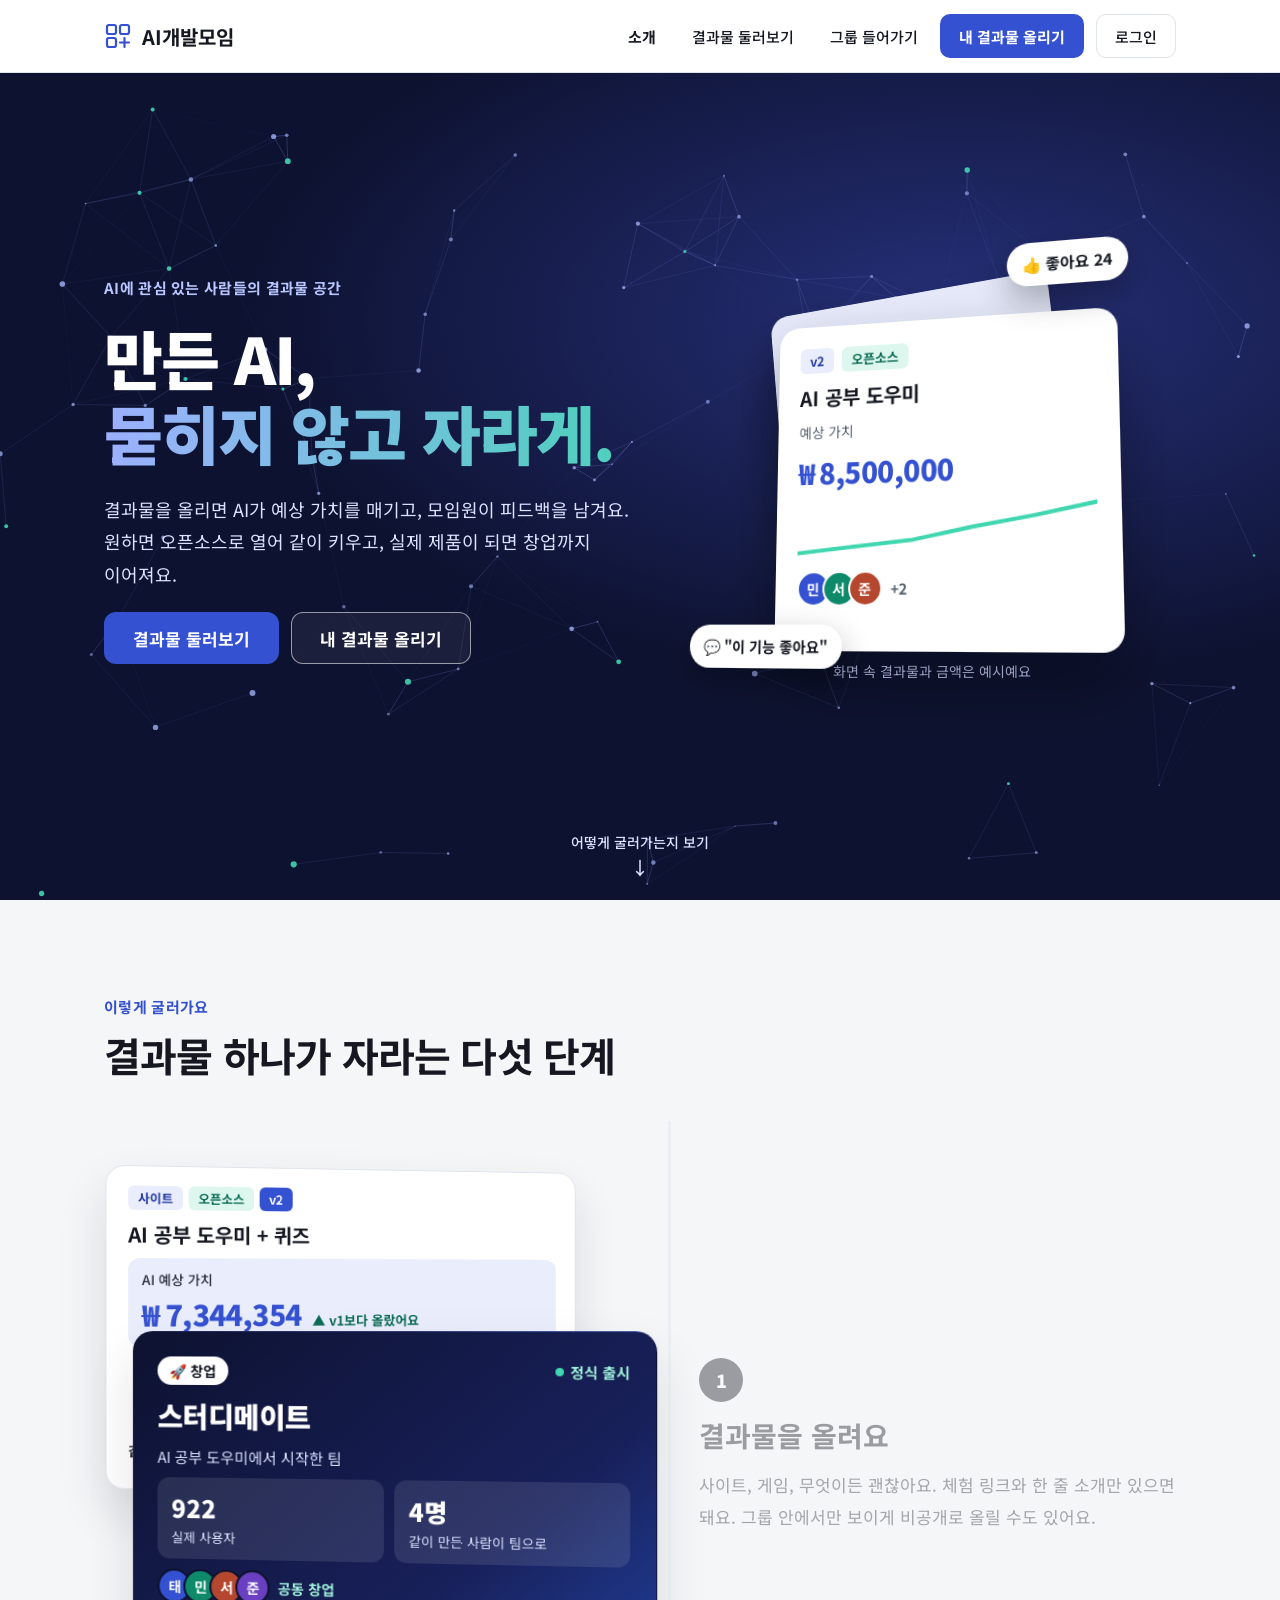
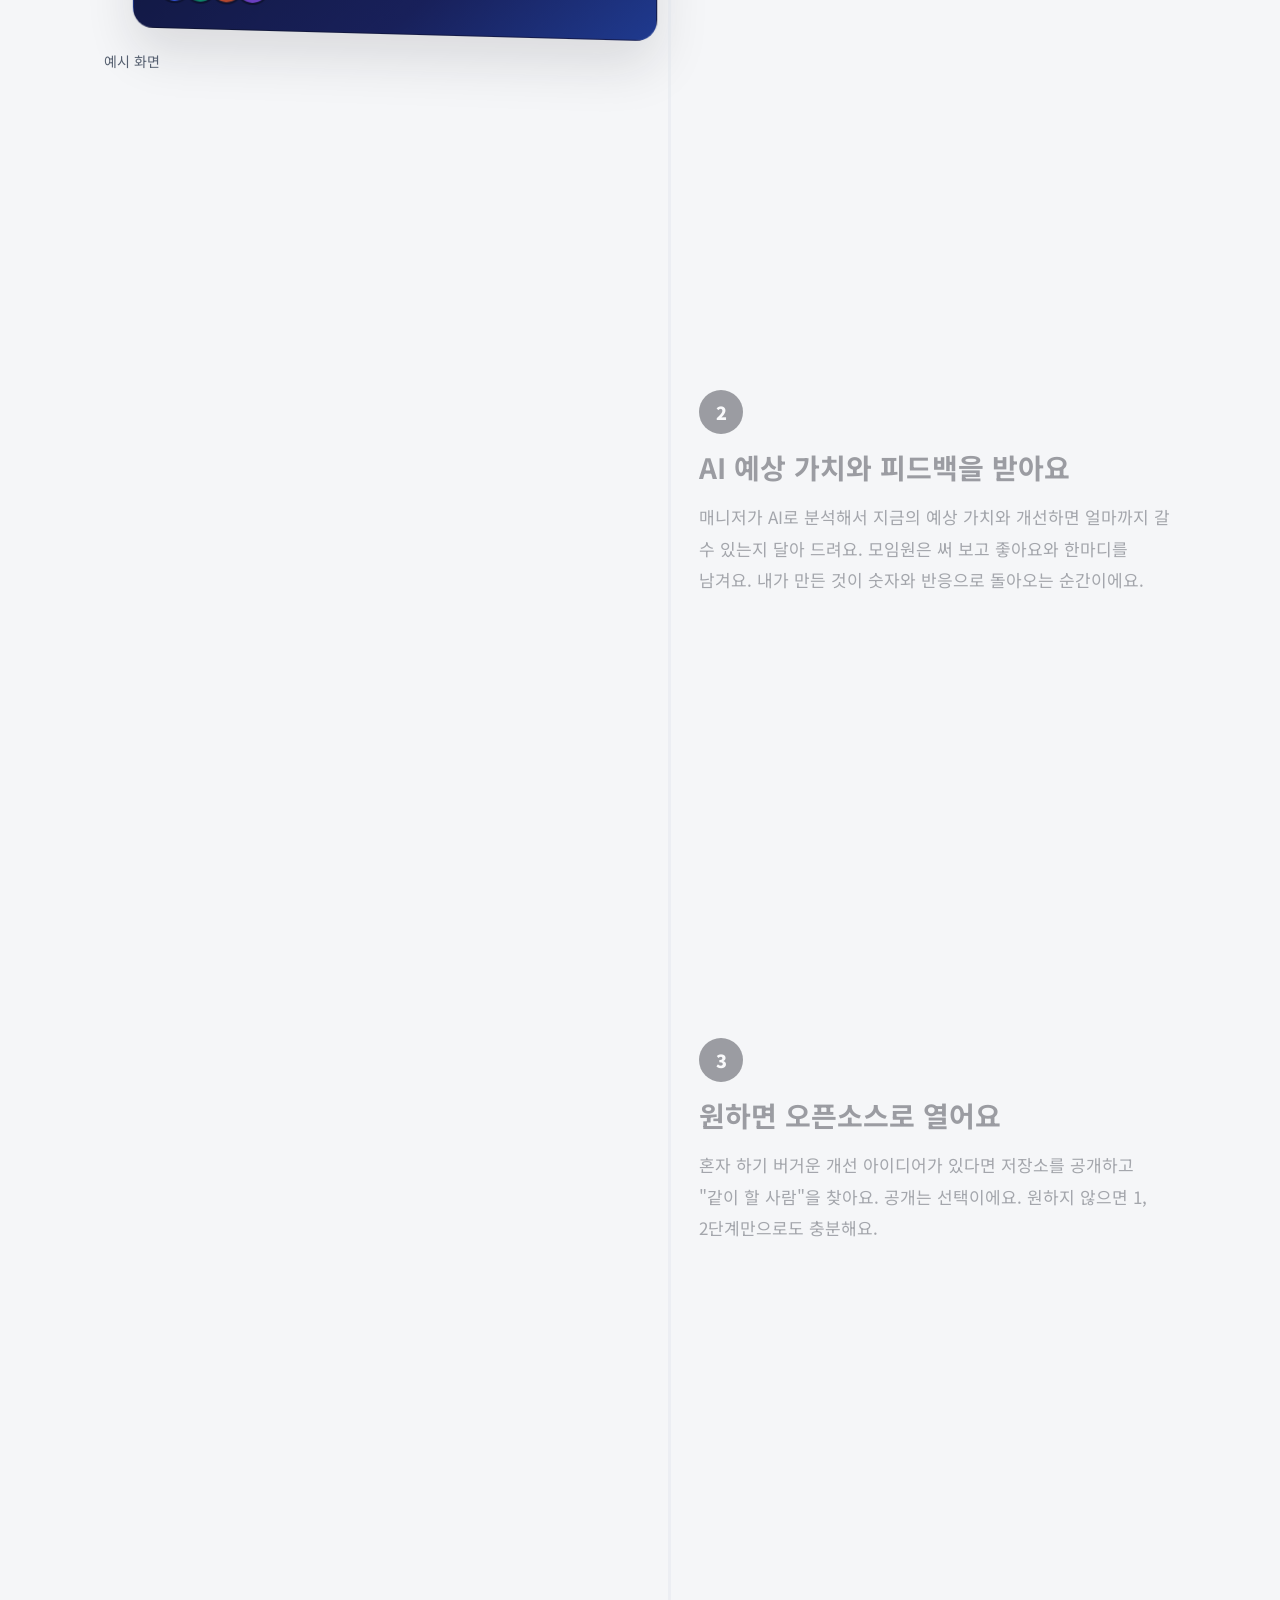
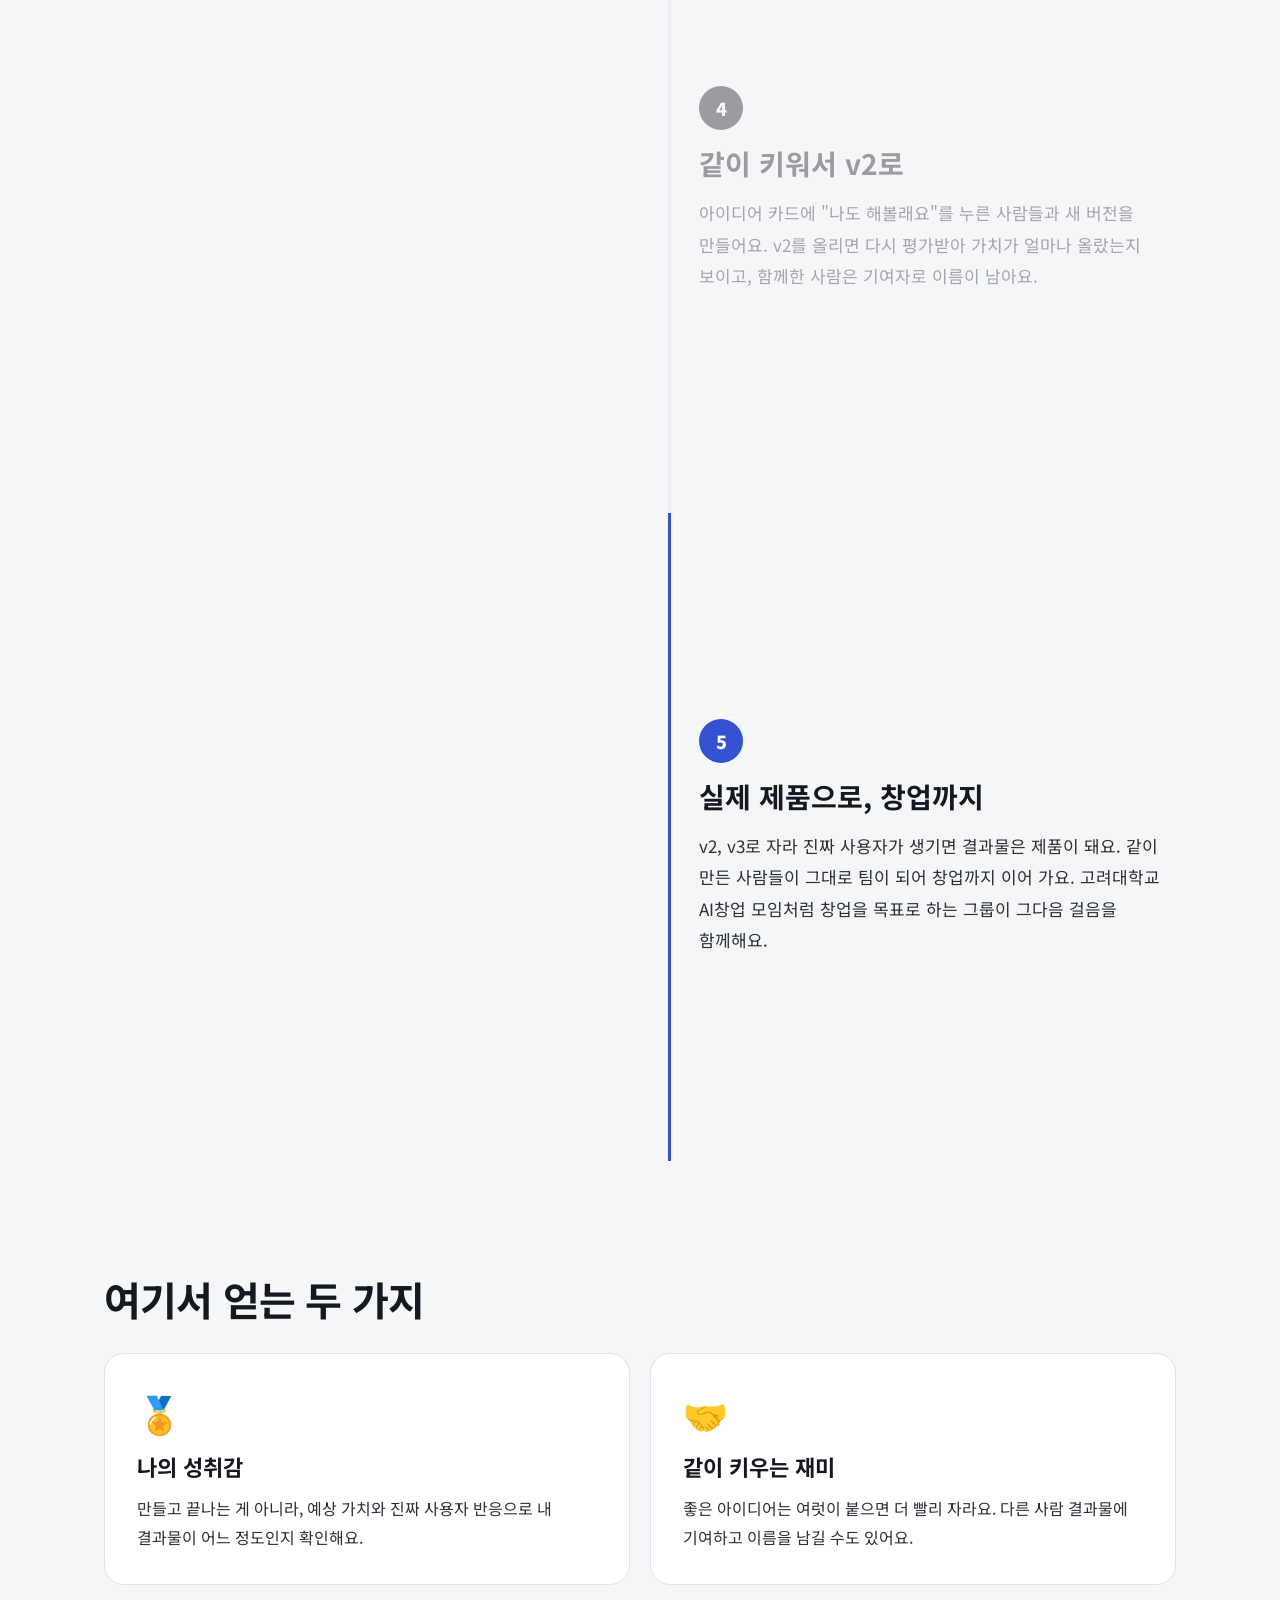
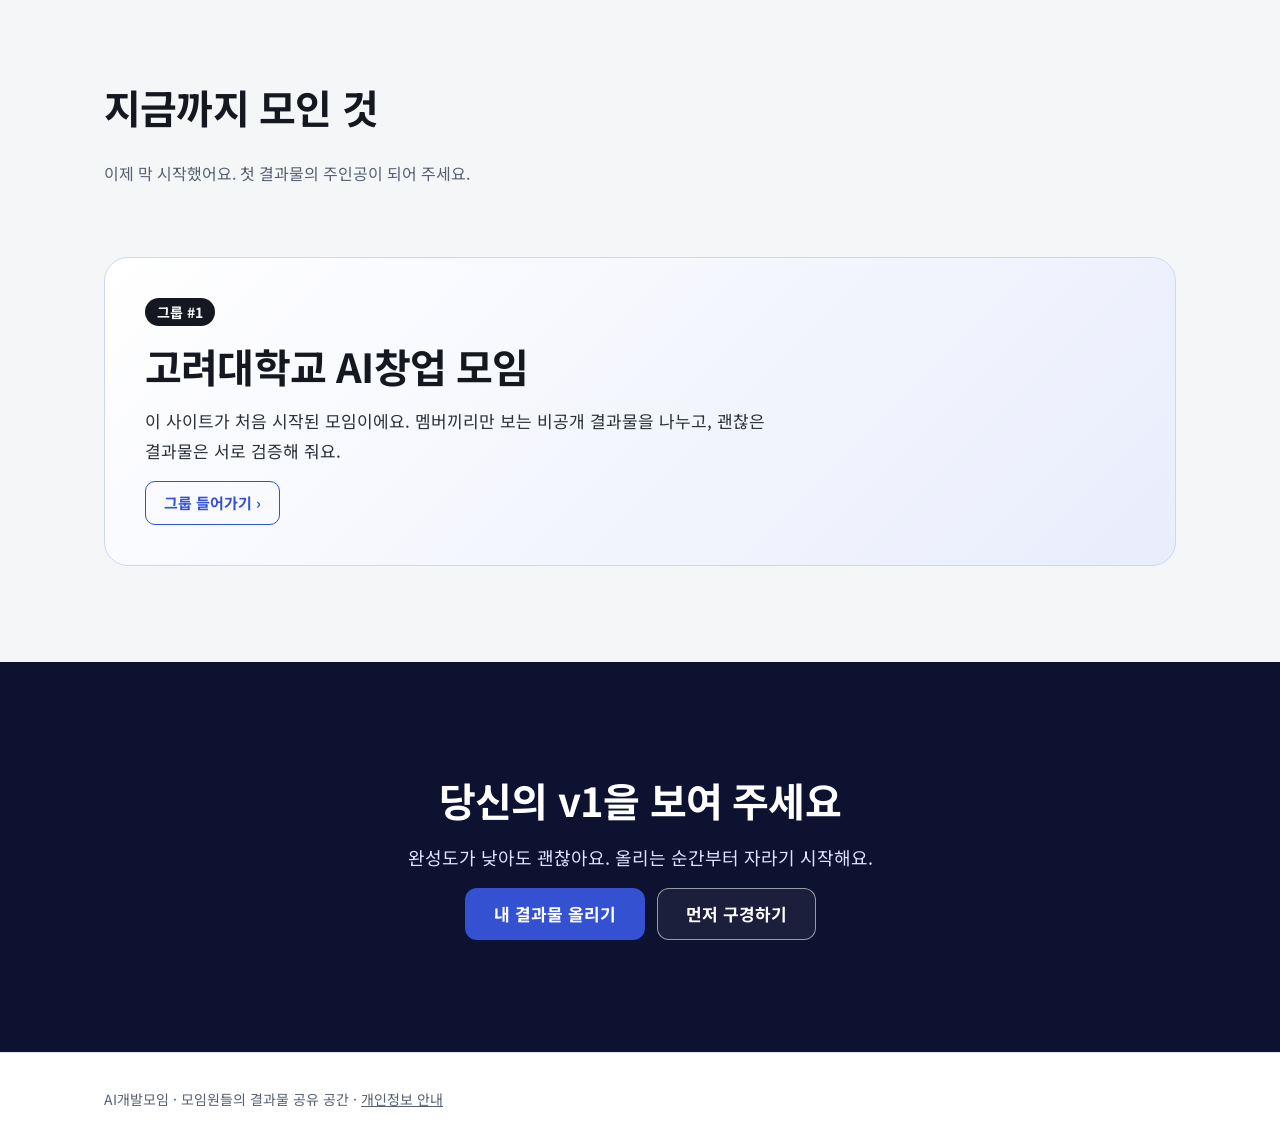
<file: index.html>
<!doctype html>
<html lang="ko">
<head>
<meta charset="utf-8">
<meta name="viewport" content="width=device-width, initial-scale=1">
<script>
// 처음 온 사람은 소개 화면을 먼저 본다. 한 번 보면 다음부터는 바로 목록.
try { if (!localStorage.getItem('korai-intro-seen') && !/[?&]list\b/.test(location.search)) location.replace('intro.html'); } catch (e) {}
</script>
<link rel="preconnect" href="https://fonts.googleapis.com">
<link rel="preconnect" href="https://fonts.gstatic.com" crossorigin>
<link rel="stylesheet" href="https://fonts.googleapis.com/css2?family=Noto+Sans+KR:wght@400;500;700&display=swap">
<link rel="stylesheet" href="assets/style.css?v=20261124f">
<title>AI개발모임 · 결과물 둘러보기</title>
<meta name="description" content="모임원이 만든 AI 프로젝트를 구경하고 직접 써보는 곳">
</head>
<body>
<header class="site-header">
<div class="inner">
<a class="brand" href="index.html">
<svg aria-hidden="true" width="28" height="28" viewBox="0 0 28 28" fill="none" stroke="#3451D1" stroke-width="2.2" stroke-linecap="round" stroke-linejoin="round"><rect x="3" y="3" width="9" height="9" rx="2"></rect><rect x="16" y="3" width="9" height="9" rx="2"></rect><rect x="3" y="16" width="9" height="9" rx="2"></rect><path d="M20.5 16v9M16 20.5h9"></path></svg>
AI개발모임
</a>
<nav class="site-nav" aria-label="주요 메뉴">
<a class="nav-link" href="intro.html">소개</a>
<a class="nav-link" href="index.html" aria-current="page">결과물 둘러보기</a>
<a class="nav-link" href="groups.html">그룹 들어가기</a>
<a class="btn btn-primary" href="submit.html">내 결과물 올리기</a>
</nav>
<div class="account" id="account"></div>
</div>
</header>
<main class="page-list">
<section class="hero">
<h1>모임원이 만든 AI 프로젝트를 구경하고 직접 써보세요</h1>
<p>마음에 드는 결과물을 눌러 체험해 보고, 만든 사람에게 한마디 남겨 주세요.</p>
</section>
<section class="promo-grid" aria-label="더 해 볼 것">
<a class="promo" href="groups.html">
<span class="promo-title">그룹 들어가기</span>
<span class="promo-text">비밀번호로 들어가는 방에서 멤버끼리 결과물을 나누고, 괜찮은 결과물은 서로 검증해 주세요.</span>
<span class="promo-go">방 목록 보기 ›</span>
</a>
<a class="promo" href="submit.html">
<span class="promo-title">내 AI 결과물은 얼마나 벌 수 있을까?</span>
<span class="promo-text">결과물을 올리면 매니저가 AI로 분석해서 평가 금액과 개선 시 예상 금액을 달아 드려요.</span>
<span class="promo-go">내 결과물 올리기 ›</span>
</a>
</section>
<div class="toolbar list-filters" id="list-toolbar">
<div class="chips" id="chips" role="group" aria-label="분류로 걸러 보기"></div>
<p class="count" id="count" aria-live="polite"></p>
</div>
<div class="board" id="board"></div>
</main>
<footer class="site-footer"><div class="inner">AI개발모임 · 모임원들의 결과물 공유 공간 · <a href="privacy.html">개인정보 안내</a></div></footer>
<script src="assets/config.js?v=20261124f"></script>
<script src="assets/vendor/supabase-2.99.3.js"></script>
<script src="assets/db.js?v=20261124f"></script>
<script src="assets/account.js?v=20261124f"></script>
<script src="assets/sheet.js?v=20261124f"></script>
<script src="assets/app.js?v=20261124f"></script>
<script src="assets/groups.js?v=20261124f"></script>
<script src="assets/collab.js?v=20261124f"></script>
<script src="assets/manager.js?v=20261124f"></script>
<script src="assets/board.js?v=20261124f"></script>
<script src="assets/list.js?v=20261124f"></script>
</body>
</html>
</file>
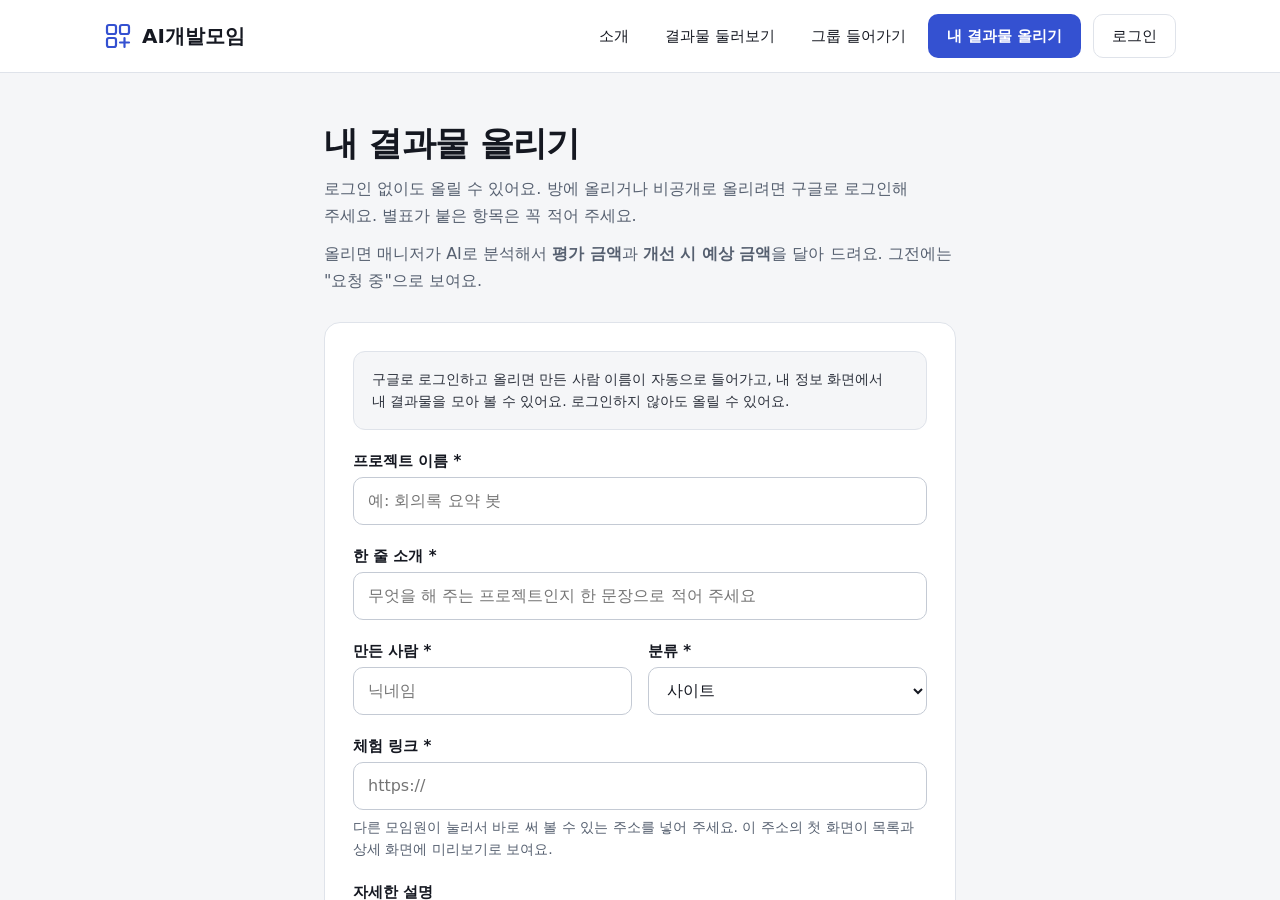
<file: estimate.html>
<!doctype html>
<html lang="ko">
<head>
<meta charset="utf-8">
<meta name="viewport" content="width=device-width, initial-scale=1">
<meta http-equiv="refresh" content="0; url=submit.html">
<link rel="stylesheet" href="assets/style.css?v=20261124">
<title>내 결과물 올리기 · AI개발모임</title>
</head>
<body>
<main class="page-narrow">
<p>예상 가치 평가는 이제 결과물을 올리면 매니저가 달아 드려요. <a href="submit.html">내 결과물 올리기로 가기</a></p>
</main>
</body>
</html>
</file>
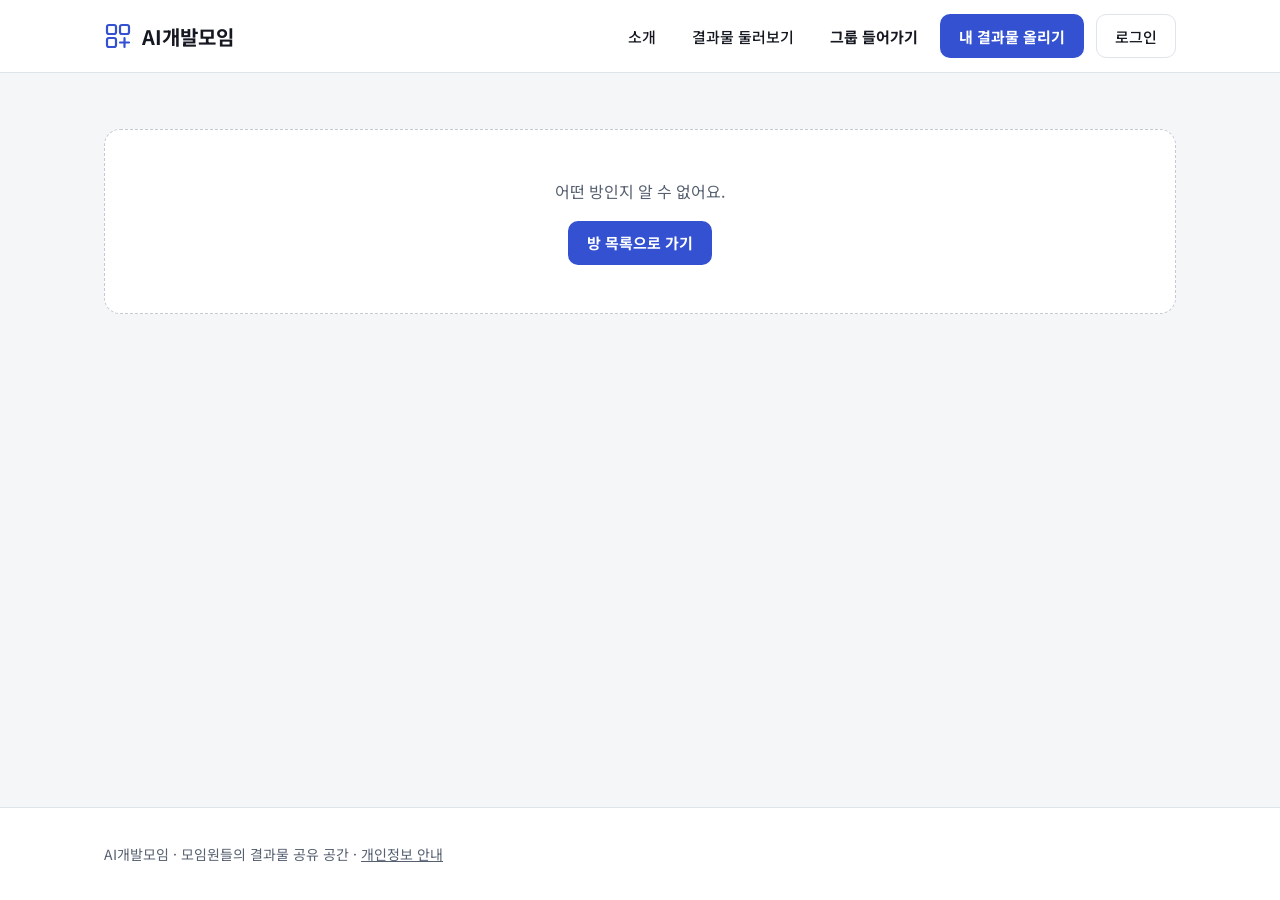
<file: group.html>
<!doctype html>
<html lang="ko">
<head>
<meta charset="utf-8">
<meta name="viewport" content="width=device-width, initial-scale=1">
<link rel="preconnect" href="https://fonts.googleapis.com">
<link rel="preconnect" href="https://fonts.gstatic.com" crossorigin>
<link rel="stylesheet" href="https://fonts.googleapis.com/css2?family=Noto+Sans+KR:wght@400;500;700&display=swap">
<link rel="stylesheet" href="assets/style.css?v=20261124f">
<title>그룹 · AI개발모임</title>
</head>
<body>
<header class="site-header">
<div class="inner">
<a class="brand" href="index.html">
<svg aria-hidden="true" width="28" height="28" viewBox="0 0 28 28" fill="none" stroke="#3451D1" stroke-width="2.2" stroke-linecap="round" stroke-linejoin="round"><rect x="3" y="3" width="9" height="9" rx="2"></rect><rect x="16" y="3" width="9" height="9" rx="2"></rect><rect x="3" y="16" width="9" height="9" rx="2"></rect><path d="M20.5 16v9M16 20.5h9"></path></svg>
AI개발모임
</a>
<nav class="site-nav" aria-label="주요 메뉴">
<a class="nav-link" href="intro.html">소개</a>
<a class="nav-link" href="index.html">결과물 둘러보기</a>
<a class="nav-link" href="groups.html" aria-current="page">그룹 들어가기</a>
<a class="btn btn-primary" href="submit.html">내 결과물 올리기</a>
</nav>
<div class="account" id="account"></div>
</div>
</header>
<main class="page-list" id="room">
<p class="count">불러오는 중</p>
</main>
<footer class="site-footer"><div class="inner">AI개발모임 · 모임원들의 결과물 공유 공간 · <a href="privacy.html">개인정보 안내</a></div></footer>
<script src="assets/config.js?v=20261124e"></script>
<script src="assets/vendor/supabase-2.99.3.js"></script>
<script src="assets/db.js?v=20261124e"></script>
<script src="assets/account.js?v=20261124e"></script>
<script src="assets/sheet.js?v=20261124e"></script>
<script src="assets/app.js?v=20261124e"></script>
<script src="assets/groups.js?v=20261124e"></script>
<script src="assets/collab.js?v=20261124e"></script>
<script src="assets/manager.js?v=20261124e"></script>
<script src="assets/board.js?v=20261124f"></script>
<script src="assets/group.js?v=20261124f"></script>
</body>
</html>
</file>
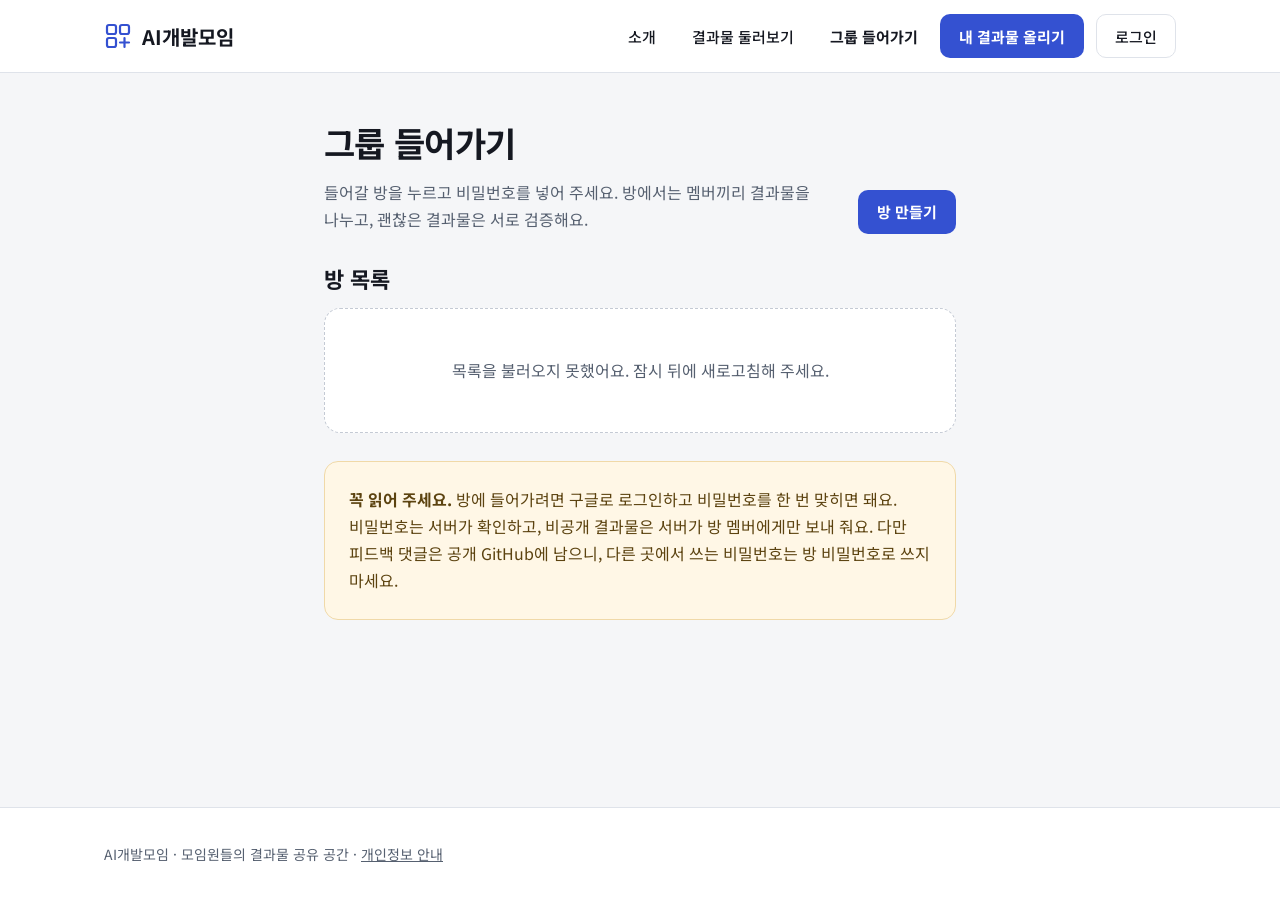
<file: groups.html>
<!doctype html>
<html lang="ko">
<head>
<meta charset="utf-8">
<meta name="viewport" content="width=device-width, initial-scale=1">
<link rel="preconnect" href="https://fonts.googleapis.com">
<link rel="preconnect" href="https://fonts.gstatic.com" crossorigin>
<link rel="stylesheet" href="https://fonts.googleapis.com/css2?family=Noto+Sans+KR:wght@400;500;700&display=swap">
<link rel="stylesheet" href="assets/style.css?v=20261124f">
<title>그룹 · AI개발모임</title>
</head>
<body>
<header class="site-header">
<div class="inner">
<a class="brand" href="index.html">
<svg aria-hidden="true" width="28" height="28" viewBox="0 0 28 28" fill="none" stroke="#3451D1" stroke-width="2.2" stroke-linecap="round" stroke-linejoin="round"><rect x="3" y="3" width="9" height="9" rx="2"></rect><rect x="16" y="3" width="9" height="9" rx="2"></rect><rect x="3" y="16" width="9" height="9" rx="2"></rect><path d="M20.5 16v9M16 20.5h9"></path></svg>
AI개발모임
</a>
<nav class="site-nav" aria-label="주요 메뉴">
<a class="nav-link" href="intro.html">소개</a>
<a class="nav-link" href="index.html">결과물 둘러보기</a>
<a class="nav-link" href="groups.html" aria-current="page">그룹 들어가기</a>
<a class="btn btn-primary" href="submit.html">내 결과물 올리기</a>
</nav>
<div class="account" id="account"></div>
</div>
</header>
<main class="page-narrow">

<section class="page-head page-head-row">
<div class="stack-sm">
<h1>그룹 들어가기</h1>
<p>들어갈 방을 누르고 비밀번호를 넣어 주세요. 방에서는 멤버끼리 결과물을 나누고, 괜찮은 결과물은 서로 검증해요.</p>
</div>
<button class="btn btn-primary" id="make-open" type="button" aria-expanded="false" aria-controls="make-form" hidden>방 만들기</button>
</section>

<div class="notice" id="closed" hidden>
<p>그룹 기능은 곧 열려요. 준비가 끝나면 여기에서 방을 만들고 들어갈 수 있어요.</p>
</div>

<div class="stack" id="open" hidden>
<form class="form" id="make-form" novalidate aria-labelledby="make-title" hidden>
<h2 class="section-title" id="make-title" tabindex="-1">방 만들기</h2>
<div class="login-box" id="make-login" hidden>
<p class="login-text">방은 구글로 로그인한 사람만 만들 수 있어요. 만든 사람이 방장이 되어, 이 방에 올라온 결과물에 예상 가치를 달 수 있어요.</p>
<div id="make-google"></div>
</div>
<div class="field">
<label for="m-name">방 이름 *</label>
<input id="m-name" name="name" type="text" maxlength="40" placeholder="예: 게임 만드는 사람들">
</div>
<div class="field">
<label for="m-intro">방 설명</label>
<input id="m-intro" name="intro" type="text" maxlength="200" placeholder="어떤 사람들이 모이는 방인지 한 문장으로 적어 주세요">
</div>
<div class="field-row">
<div class="field">
<label for="m-pass">비밀번호 *</label>
<input id="m-pass" name="pass" type="password" autocomplete="new-password" maxlength="100" aria-describedby="m-pass-hint">
</div>
<div class="field">
<label for="m-pass2">비밀번호 한 번 더 *</label>
<input id="m-pass2" name="pass2" type="password" autocomplete="new-password" maxlength="100">
</div>
</div>
<p class="hint" id="m-pass-hint">6자 이상으로 정해 주세요. 멤버에게는 비밀번호를 직접 알려 주세요. 비밀번호는 나중에 바꿀 수 없어요.</p>
<p class="form-error" id="make-error" role="alert" hidden></p>
<div class="form-actions">
<button class="btn btn-plain" id="make-cancel" type="button">닫기</button>
<button class="btn btn-primary" id="make-send" type="submit">방 만들기</button>
</div>
</form>

<section class="stack-sm" aria-labelledby="list-title">
<h2 class="section-title" id="list-title">방 목록</h2>
<ol class="group-list" id="list"><li class="hint">불러오는 중</li></ol>
</section>

<div class="notice notice-warn" role="note">
<p><strong>꼭 읽어 주세요.</strong> 방에 들어가려면 구글로 로그인하고 비밀번호를 한 번 맞히면 돼요. 비밀번호는 서버가 확인하고, 비공개 결과물은 서버가 방 멤버에게만 보내 줘요. 다만 피드백 댓글은 공개 GitHub에 남으니, 다른 곳에서 쓰는 비밀번호는 방 비밀번호로 쓰지 마세요.</p>
</div>
</div>

</main>
<footer class="site-footer"><div class="inner">AI개발모임 · 모임원들의 결과물 공유 공간 · <a href="privacy.html">개인정보 안내</a></div></footer>
<script src="assets/config.js?v=20261124e"></script>
<script src="assets/vendor/supabase-2.99.3.js"></script>
<script src="assets/db.js?v=20261124e"></script>
<script src="assets/account.js?v=20261124e"></script>
<script src="assets/sheet.js?v=20261124e"></script>
<script src="assets/app.js?v=20261124e"></script>
<script src="assets/groups.js?v=20261124e"></script>
<script src="assets/collab.js?v=20261124e"></script>
<script src="assets/manager.js?v=20261124e"></script>
<script src="assets/groups-page.js?v=20261124e"></script>
</body>
</html>
</file>
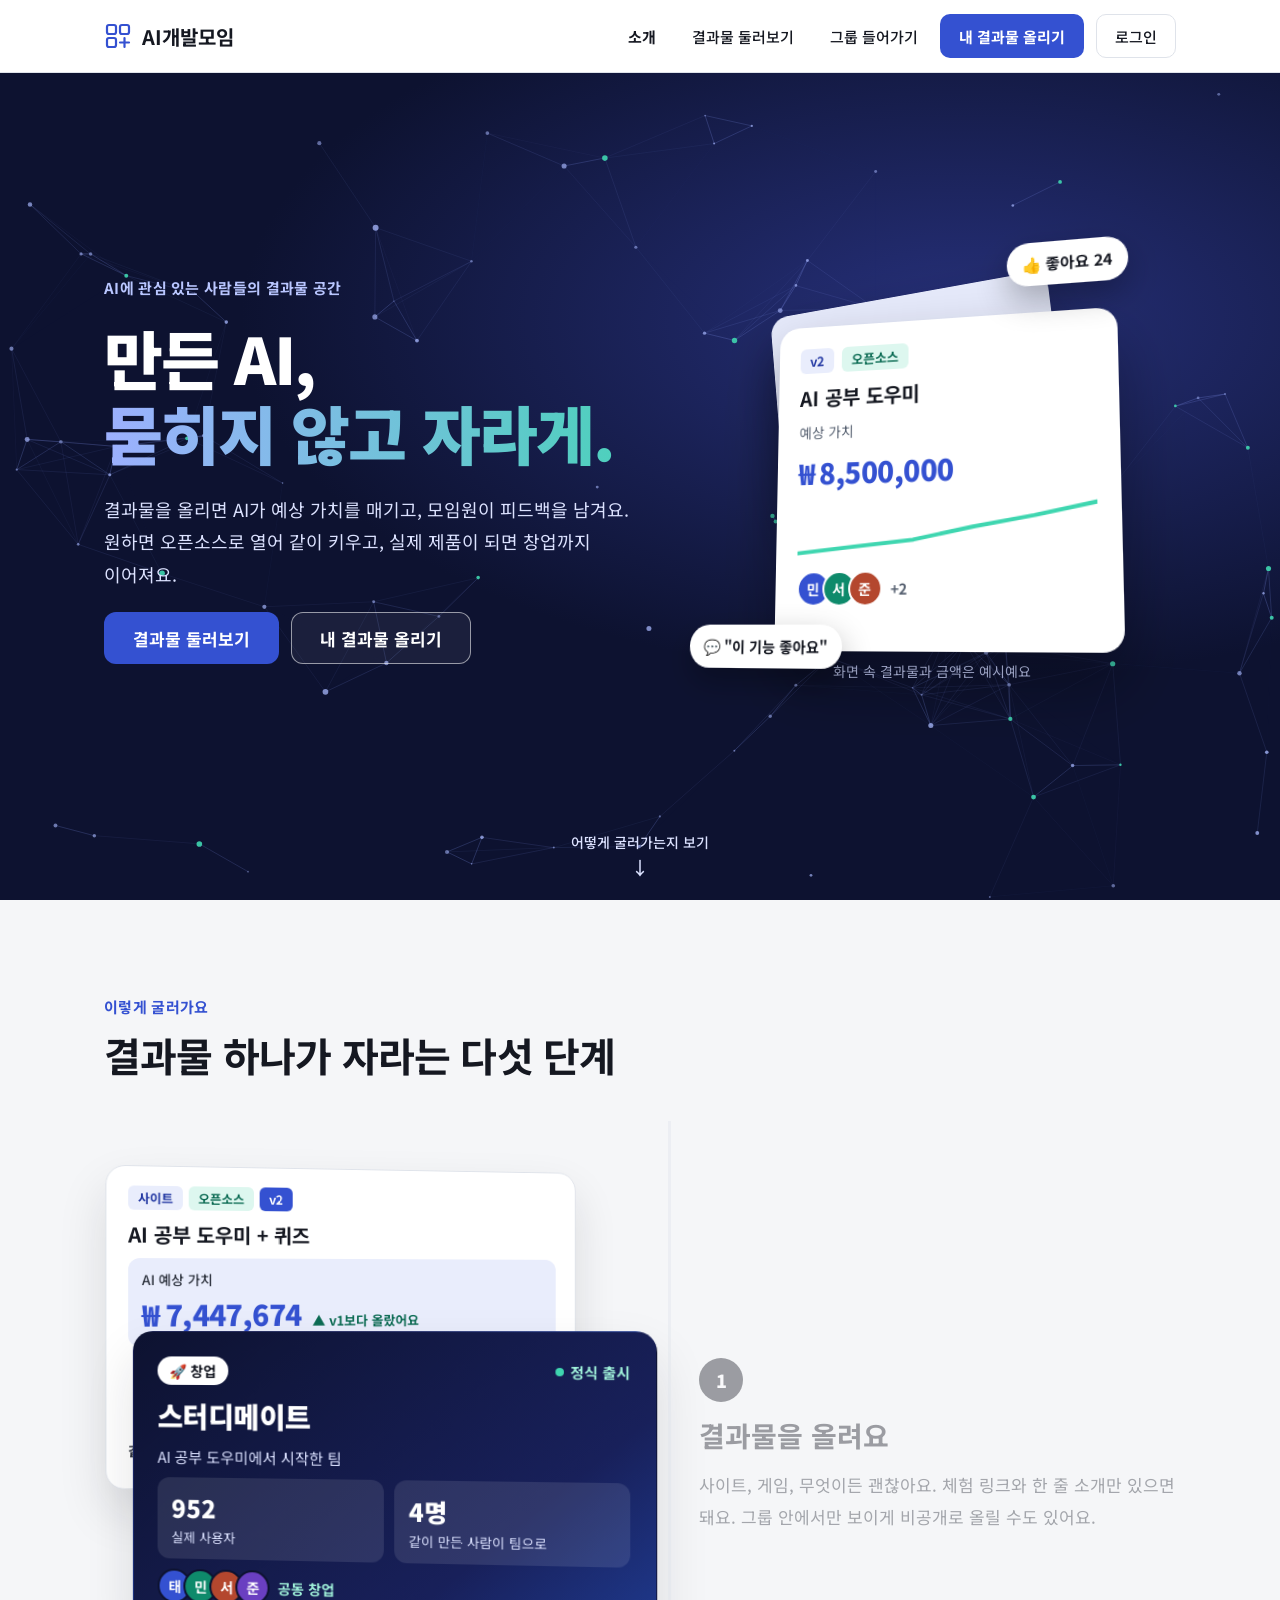
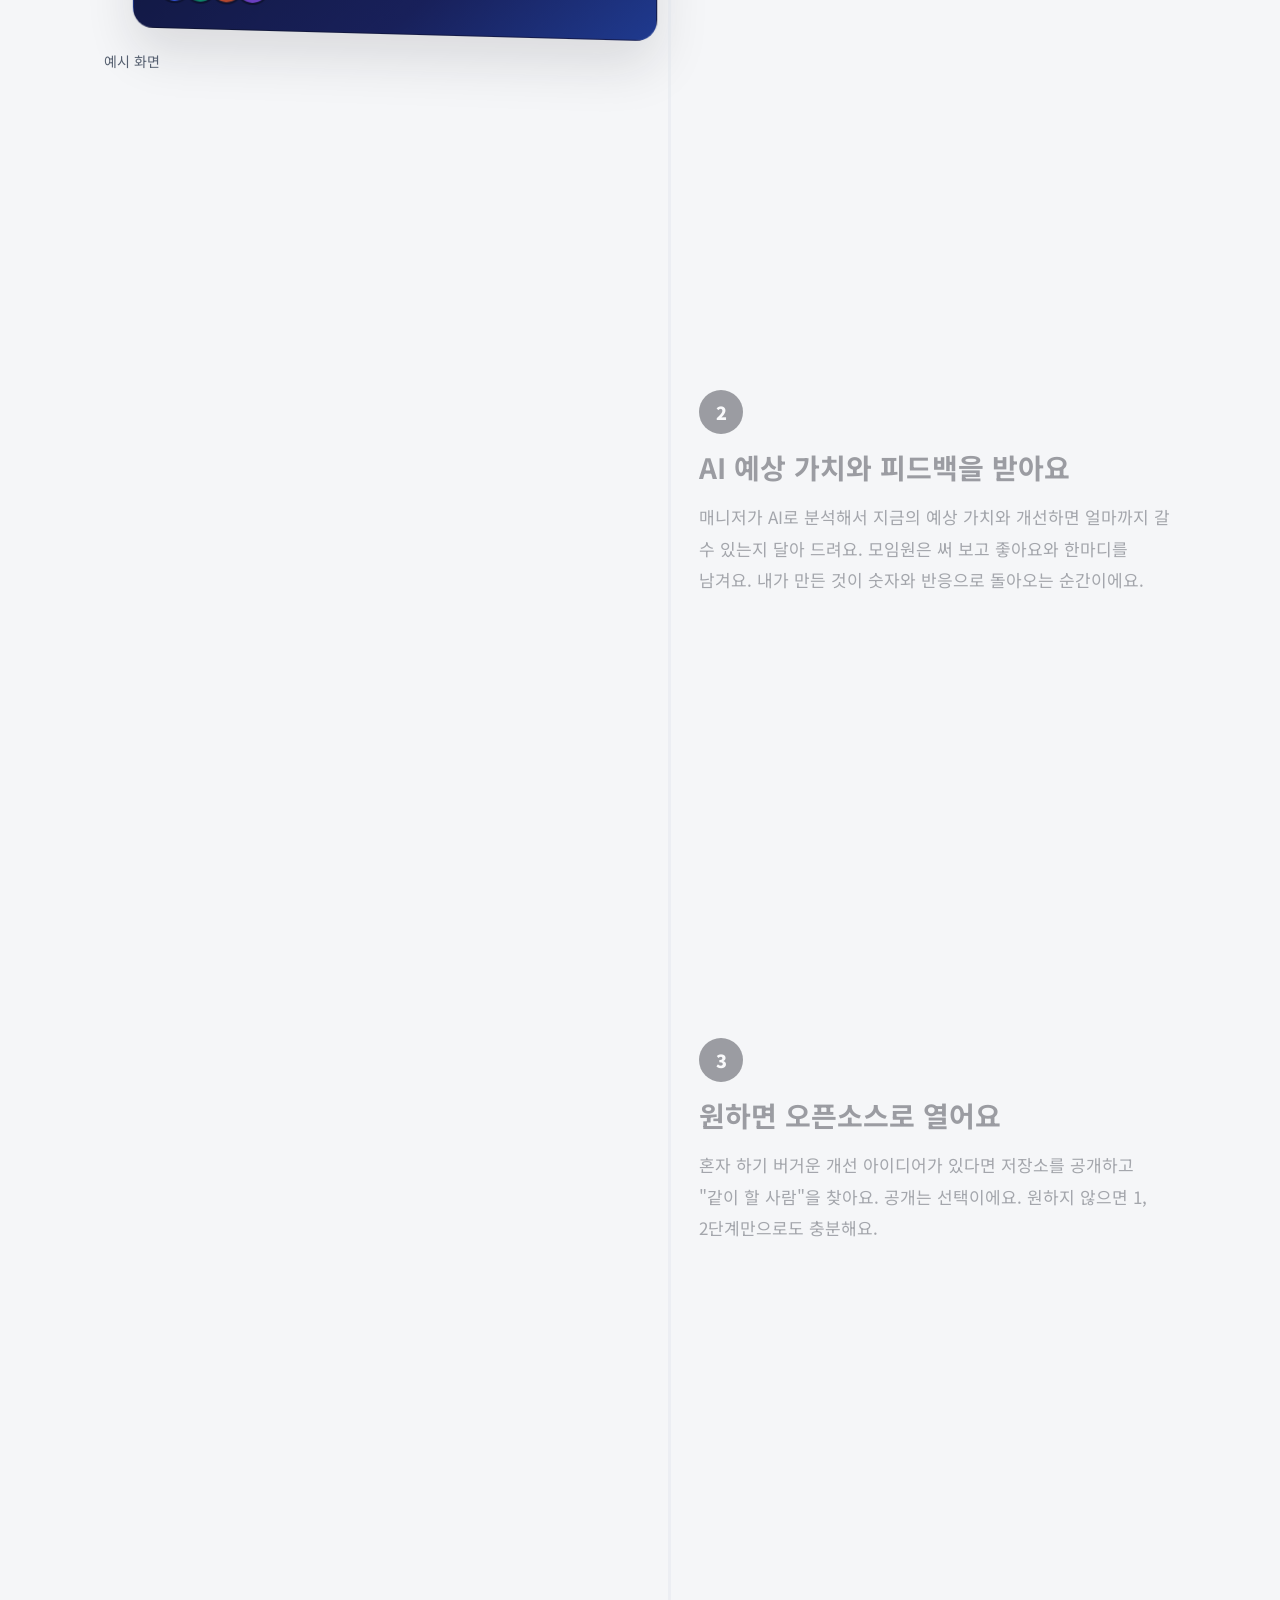
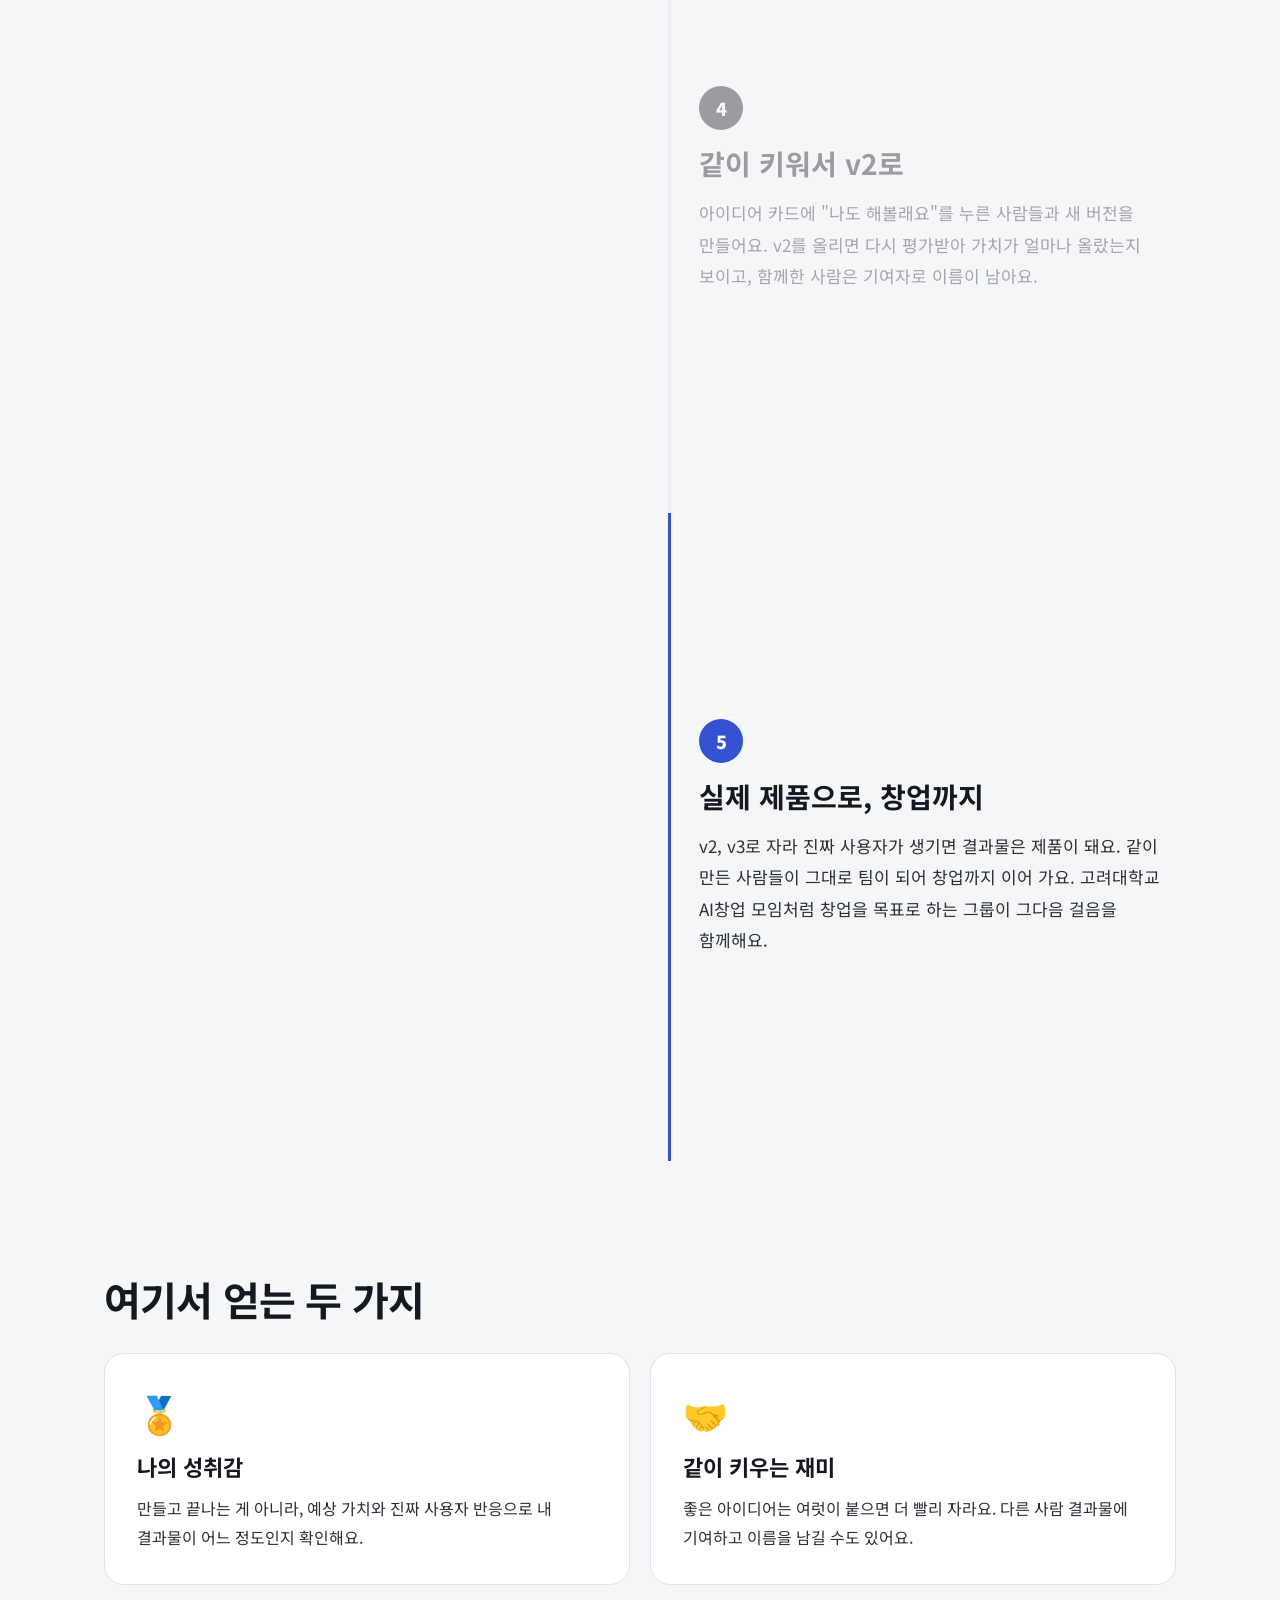
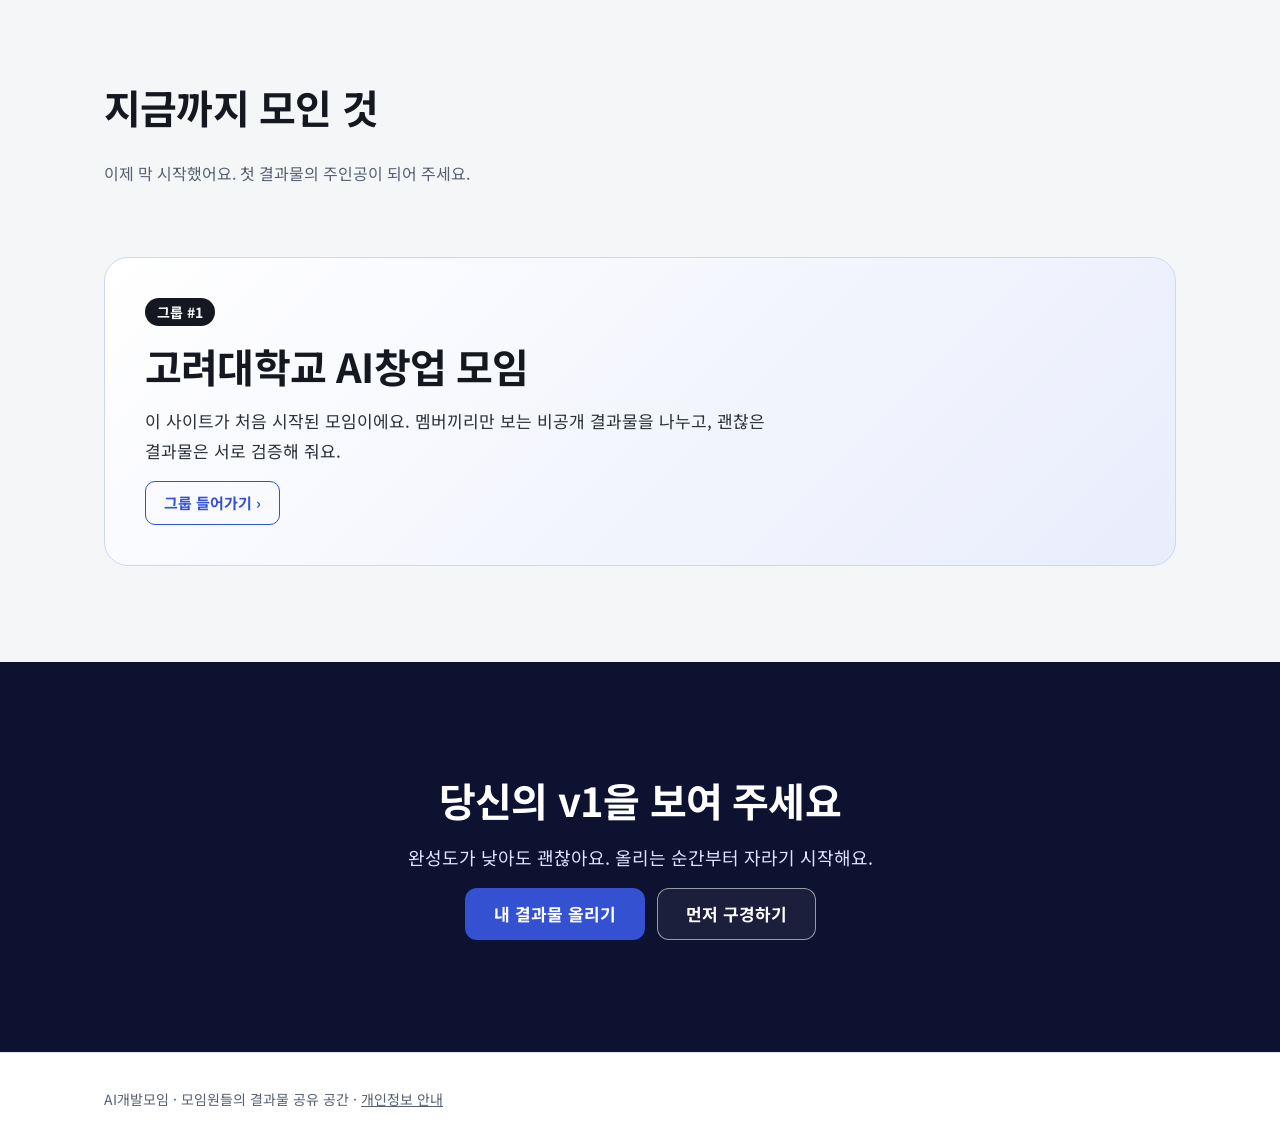
<file: intro.html>
<!doctype html>
<html lang="ko">
<head>
<meta charset="utf-8">
<meta name="viewport" content="width=device-width, initial-scale=1">
<link rel="preconnect" href="https://fonts.googleapis.com">
<link rel="preconnect" href="https://fonts.gstatic.com" crossorigin>
<link rel="stylesheet" href="https://fonts.googleapis.com/css2?family=Noto+Sans+KR:wght@400;500;700;900&display=swap">
<link rel="stylesheet" href="assets/style.css?v=20261124f">
<link rel="stylesheet" href="assets/intro.css?v=20261124d">
<title>AI개발모임 · 소개</title>
<meta name="description" content="만든 AI를 올리고, 예상 가치와 피드백을 받고, 원하면 오픈소스로 함께 키우는 곳">
</head>
<body class="intro-page">
<div class="scroll-bar" id="scroll-bar" aria-hidden="true"></div>
<header class="site-header">
<div class="inner">
<a class="brand" href="index.html">
<svg aria-hidden="true" width="28" height="28" viewBox="0 0 28 28" fill="none" stroke="#3451D1" stroke-width="2.2" stroke-linecap="round" stroke-linejoin="round"><rect x="3" y="3" width="9" height="9" rx="2"></rect><rect x="16" y="3" width="9" height="9" rx="2"></rect><rect x="3" y="16" width="9" height="9" rx="2"></rect><path d="M20.5 16v9M16 20.5h9"></path></svg>
AI개발모임
</a>
<nav class="site-nav" aria-label="주요 메뉴">
<a class="nav-link" href="intro.html" aria-current="page">소개</a>
<a class="nav-link" href="index.html">결과물 둘러보기</a>
<a class="nav-link" href="groups.html">그룹 들어가기</a>
<a class="btn btn-primary" href="submit.html">내 결과물 올리기</a>
</nav>
<div class="account" id="account"></div>
</div>
</header>

<main class="intro">
<!-- 1. 첫 화면 -->
<section class="i-hero" id="hero">
<canvas class="i-particles" id="particles" aria-hidden="true"></canvas>
<div class="i-hero-inner">
<div class="i-hero-text">
<p class="i-eyebrow reveal">AI에 관심 있는 사람들의 결과물 공간</p>
<h1 class="reveal" style="--d:1">만든 AI,<br><span class="i-grad">묻히지 않고 자라게.</span></h1>
<p class="i-lead reveal" style="--d:2">결과물을 올리면 AI가 예상 가치를 매기고, 모임원이 피드백을 남겨요. 원하면 오픈소스로 열어 같이 키우고, 실제 제품이 되면 창업까지 이어져요.</p>
<div class="i-cta reveal" style="--d:3">
<a class="btn btn-primary btn-lg" href="index.html">결과물 둘러보기</a>
<a class="btn i-btn-ghost btn-lg" href="submit.html">내 결과물 올리기</a>
</div>
</div>
<div class="i-hero-art reveal" style="--d:2" id="tilt" aria-hidden="true">
<div class="i-tilt" id="tilt-inner">
<div class="i-mini i-mini-back">
<span class="i-mini-tag">v1</span>
<span class="i-mini-line"></span><span class="i-mini-line short"></span>
</div>
<div class="i-mini i-mini-front">
<div class="i-mini-top"><span class="i-mini-tag">v2</span><span class="i-mini-os">오픈소스</span></div>
<strong class="i-mini-title">AI 공부 도우미</strong>
<span class="i-mini-sub">예상 가치</span>
<span class="i-mini-value">₩ 8,500,000</span>
<svg class="i-mini-chart" viewBox="0 0 200 60" preserveAspectRatio="none"><path d="M0 52 L40 46 L80 40 L120 28 L160 18 L200 6" /></svg>
<div class="i-mini-people"><span>민</span><span>서</span><span>준</span><em>+2</em></div>
</div>
<div class="i-float i-float-a">👍 좋아요 24</div>
<div class="i-float i-float-b">💬 "이 기능 좋아요"</div>
</div>
<p class="i-sample-note">화면 속 결과물과 금액은 예시예요</p>
</div>
</div>
<a class="i-scroll-hint" href="#journey">어떻게 굴러가는지 보기<span aria-hidden="true">↓</span></a>
</section>

<!-- 2. 흐름: 올리기 → 평가 → 공개 → 같이 키우기 -->
<section class="i-journey" id="journey" aria-labelledby="journey-title">
<div class="i-journey-head">
<p class="i-eyebrow dark reveal">이렇게 굴러가요</p>
<h2 id="journey-title" class="reveal" style="--d:1">결과물 하나가 자라는 다섯 단계</h2>
</div>
<div class="i-journey-body">
<div class="i-stage-wrap" aria-hidden="true">
<div class="i-stage" id="stage" data-step="1">
<div class="i-card i-card-v1">
<div class="i-card-shot"><span class="i-upload-bar"><i></i></span><span class="i-upload-text">올리는 중…</span></div>
<div class="i-card-body">
<div class="i-card-row"><span class="i-chip">사이트</span><span class="i-chip i-chip-ver">v1</span><span class="i-chip i-chip-os">오픈소스</span></div>
<strong class="i-card-title">AI 공부 도우미</strong>
<span class="i-card-author">만든 사람 · 태현</span>
<div class="i-value"><span class="i-value-label">AI 예상 가치</span><span class="i-value-num" id="value-v1">₩ 0</span></div>
<div class="i-repo">github.com/모임원/ai-study-helper</div>
</div>
<div class="i-bubbles">
<span class="i-bubble b1">"설명이 친절해요"</span>
<span class="i-bubble b2">"퀴즈 기능 있으면 좋겠어요"</span>
<span class="i-bubble b3">👍 12</span>
</div>
</div>
<div class="i-card i-card-v2">
<div class="i-card-body">
<div class="i-card-row"><span class="i-chip">사이트</span><span class="i-chip i-chip-os">오픈소스</span><span class="i-chip i-chip-ver up">v2</span></div>
<strong class="i-card-title">AI 공부 도우미 + 퀴즈</strong>
<div class="i-value"><span class="i-value-label">AI 예상 가치</span><span class="i-value-num big" id="value-v2">₩ 3,200,000</span><span class="i-value-up">▲ v1보다 올랐어요</span></div>
<svg class="i-card-chart" viewBox="0 0 240 70" preserveAspectRatio="none"><path d="M0 60 L60 54 L120 46 L170 24 L240 6" /></svg>
<div class="i-contrib"><span class="i-contrib-label">같이 만든 사람</span><div class="i-mini-people"><span>태</span><span>민</span><span>서</span><span>준</span></div></div>
</div>
</div>
<div class="i-card i-card-launch">
<div class="i-launch-top"><span class="i-launch-badge">🚀 창업</span><span class="i-launch-live"><i></i>정식 출시</span></div>
<strong class="i-launch-title">스터디메이트</strong>
<span class="i-launch-sub">AI 공부 도우미에서 시작한 팀</span>
<div class="i-launch-grid">
<div><span class="i-launch-num" id="launch-users">0</span><span class="i-launch-label">실제 사용자</span></div>
<div><span class="i-launch-num">4명</span><span class="i-launch-label">같이 만든 사람이 팀으로</span></div>
</div>
<div class="i-mini-people"><span>태</span><span>민</span><span>서</span><span>준</span><em>공동 창업</em></div>
<span class="i-spark s1" aria-hidden="true"></span><span class="i-spark s2" aria-hidden="true"></span><span class="i-spark s3" aria-hidden="true"></span>
</div>
<p class="i-stage-note">예시 화면</p>
</div>
</div>
<ol class="i-steps" id="steps">
<li class="i-step" data-step="1">
<span class="i-step-num">1</span>
<h3>결과물을 올려요</h3>
<p>사이트, 게임, 무엇이든 괜찮아요. 체험 링크와 한 줄 소개만 있으면 돼요. 그룹 안에서만 보이게 비공개로 올릴 수도 있어요.</p>
</li>
<li class="i-step" data-step="2">
<span class="i-step-num">2</span>
<h3>AI 예상 가치와 피드백을 받아요</h3>
<p>매니저가 AI로 분석해서 지금의 예상 가치와 개선하면 얼마까지 갈 수 있는지 달아 드려요. 모임원은 써 보고 좋아요와 한마디를 남겨요. 내가 만든 것이 숫자와 반응으로 돌아오는 순간이에요.</p>
</li>
<li class="i-step" data-step="3">
<span class="i-step-num">3</span>
<h3>원하면 오픈소스로 열어요</h3>
<p>혼자 하기 버거운 개선 아이디어가 있다면 저장소를 공개하고 "같이 할 사람"을 찾아요. 공개는 선택이에요. 원하지 않으면 1, 2단계만으로도 충분해요.</p>
</li>
<li class="i-step" data-step="4">
<span class="i-step-num">4</span>
<h3>같이 키워서 v2로</h3>
<p>아이디어 카드에 "나도 해볼래요"를 누른 사람들과 새 버전을 만들어요. v2를 올리면 다시 평가받아 가치가 얼마나 올랐는지 보이고, 함께한 사람은 기여자로 이름이 남아요.</p>
</li>
<li class="i-step" data-step="5">
<span class="i-step-num">5</span>
<h3>실제 제품으로, 창업까지</h3>
<p>v2, v3로 자라 진짜 사용자가 생기면 결과물은 제품이 돼요. 같이 만든 사람들이 그대로 팀이 되어 창업까지 이어 가요. 고려대학교 AI창업 모임처럼 창업을 목표로 하는 그룹이 그다음 걸음을 함께해요.</p>
</li>
</ol>
</div>
</section>

<!-- 3. 두 가지 즐거움 -->
<section class="i-values" aria-labelledby="values-title">
<h2 id="values-title" class="reveal">여기서 얻는 두 가지</h2>
<div class="i-value-grid">
<article class="i-vcard reveal" style="--d:1">
<span class="i-vicon" aria-hidden="true">🏅</span>
<h3>나의 성취감</h3>
<p>만들고 끝나는 게 아니라, 예상 가치와 진짜 사용자 반응으로 내 결과물이 어느 정도인지 확인해요.</p>
</article>
<article class="i-vcard reveal" style="--d:2">
<span class="i-vicon" aria-hidden="true">🤝</span>
<h3>같이 키우는 재미</h3>
<p>좋은 아이디어는 여럿이 붙으면 더 빨리 자라요. 다른 사람 결과물에 기여하고 이름을 남길 수도 있어요.</p>
</article>
</div>
</section>

<!-- 4. 지금까지 -->
<section class="i-stats" aria-labelledby="stats-title">
<h2 id="stats-title" class="reveal">지금까지 모인 것</h2>
<div class="i-stat-grid" id="stats">
<a class="i-stat i-stat-link reveal" style="--d:1" href="index.html?list"><span class="i-stat-num" data-key="projects">–</span><span class="i-stat-label">공개된 결과물 <span class="i-stat-go">구경하기 ›</span></span></a>
<a class="i-stat i-stat-link reveal" style="--d:2" href="groups.html"><span class="i-stat-num" data-key="groups">–</span><span class="i-stat-label">그룹 <span class="i-stat-go">들어가기 ›</span></span></a>
<div class="i-stat reveal" style="--d:3"><span class="i-stat-num" data-key="likes">–</span><span class="i-stat-label">받은 좋아요</span></div>
<div class="i-stat reveal" style="--d:4"><span class="i-stat-num" data-key="valued">–</span><span class="i-stat-label">가치 평가를 받은 결과물</span></div>
</div>
<p class="i-stats-note" id="stats-note">이제 막 시작했어요. 첫 결과물의 주인공이 되어 주세요.</p>
</section>

<!-- 5. 첫 그룹 -->
<section class="i-group" aria-labelledby="group-title">
<div class="i-group-card reveal">
<span class="i-group-rank">그룹 #1</span>
<h2 id="group-title">고려대학교 AI창업 모임</h2>
<p>이 사이트가 처음 시작된 모임이에요. 멤버끼리만 보는 비공개 결과물을 나누고, 괜찮은 결과물은 서로 검증해 줘요.</p>
<a class="btn btn-outline" href="groups.html">그룹 들어가기 ›</a>
</div>
</section>

<!-- 6. 마무리 -->
<section class="i-final">
<canvas class="i-particles" id="particles-2" aria-hidden="true"></canvas>
<div class="i-final-inner">
<h2 class="reveal">당신의 v1을 보여 주세요</h2>
<p class="reveal" style="--d:1">완성도가 낮아도 괜찮아요. 올리는 순간부터 자라기 시작해요.</p>
<div class="i-cta reveal" style="--d:2">
<a class="btn btn-primary btn-lg" href="submit.html">내 결과물 올리기</a>
<a class="btn i-btn-ghost btn-lg" href="index.html">먼저 구경하기</a>
</div>
</div>
</section>
</main>
<footer class="site-footer"><div class="inner">AI개발모임 · 모임원들의 결과물 공유 공간 · <a href="privacy.html">개인정보 안내</a></div></footer>
<script>try { localStorage.setItem('korai-intro-seen', '1'); } catch (e) {}</script>
<script src="assets/config.js?v=20261124e"></script>
<script src="assets/vendor/supabase-2.99.3.js"></script>
<script src="assets/db.js?v=20261124e"></script>
<script src="assets/account.js?v=20261124e"></script>
<script src="assets/intro.js?v=20261124c"></script>
</body>
</html>
</file>
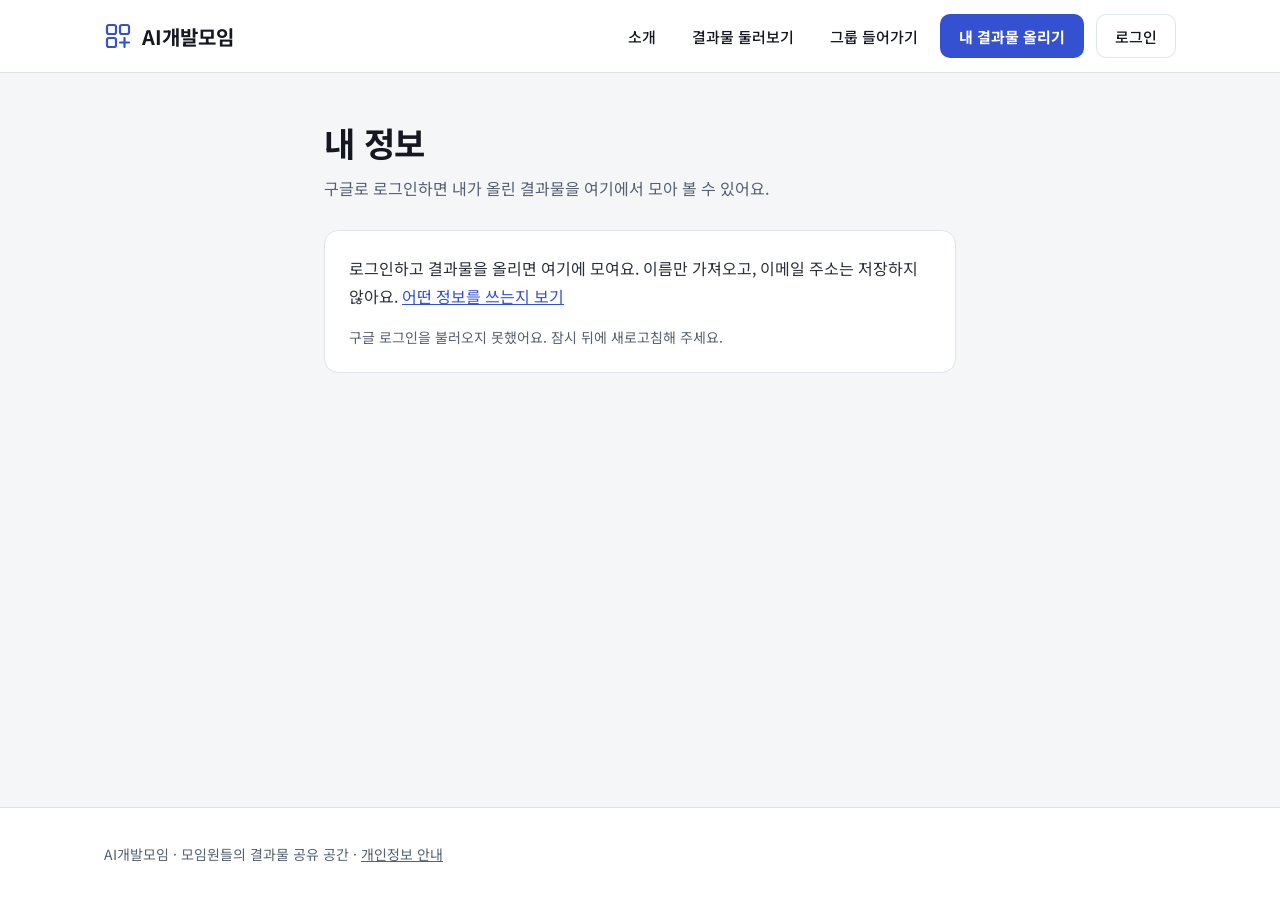
<file: me.html>
<!doctype html>
<html lang="ko">
<head>
<meta charset="utf-8">
<meta name="viewport" content="width=device-width, initial-scale=1">
<link rel="preconnect" href="https://fonts.googleapis.com">
<link rel="preconnect" href="https://fonts.gstatic.com" crossorigin>
<link rel="stylesheet" href="https://fonts.googleapis.com/css2?family=Noto+Sans+KR:wght@400;500;700&display=swap">
<link rel="stylesheet" href="assets/style.css?v=20261124f">
<title>내 정보 · AI개발모임</title>
</head>
<body>
<header class="site-header">
<div class="inner">
<a class="brand" href="index.html">
<svg aria-hidden="true" width="28" height="28" viewBox="0 0 28 28" fill="none" stroke="#3451D1" stroke-width="2.2" stroke-linecap="round" stroke-linejoin="round"><rect x="3" y="3" width="9" height="9" rx="2"></rect><rect x="16" y="3" width="9" height="9" rx="2"></rect><rect x="3" y="16" width="9" height="9" rx="2"></rect><path d="M20.5 16v9M16 20.5h9"></path></svg>
AI개발모임
</a>
<nav class="site-nav" aria-label="주요 메뉴">
<a class="nav-link" href="intro.html">소개</a>
<a class="nav-link" href="index.html">결과물 둘러보기</a>
<a class="nav-link" href="groups.html">그룹 들어가기</a>
<a class="btn btn-primary" href="submit.html">내 결과물 올리기</a>
</nav>
<div class="account" id="account"></div>
</div>
</header>
<main class="page-narrow">

<section class="page-head">
<h1>내 정보</h1>
<p id="me-lead">구글로 로그인하면 내가 올린 결과물을 여기에서 모아 볼 수 있어요.</p>
</section>

<div class="notice" id="me-off" hidden>
<p>이 사이트는 지금 로그인 기능을 쓰지 않아요.</p>
<p><a class="btn btn-plain" href="index.html">목록으로 돌아가기</a></p>
</div>

<div class="notice me-login" id="me-out" hidden>
<p>로그인하고 결과물을 올리면 여기에 모여요. 이름만 가져오고, 이메일 주소는 저장하지 않아요. <a href="privacy.html">어떤 정보를 쓰는지 보기</a></p>
<div id="me-google"></div>
</div>

<div class="stack" id="me-in" hidden>
<section class="profile" aria-label="내 계정">
<span class="avatar avatar-lg" id="me-initial" aria-hidden="true"></span>
<div class="profile-text">
<p class="profile-name" id="me-name"></p>
<p class="hint">구글 계정으로 로그인했어요. 이 브라우저에서 30일 동안 로그인 상태가 유지돼요.</p>
</div>
<button class="btn btn-plain" id="me-logout" type="button">로그아웃</button>
</section>

<section class="form manager-box" id="mgr" hidden aria-labelledby="mgr-title">
<div class="switch-row">
<div class="switch-text">
<h2 class="section-title" id="mgr-title">매니저 모드</h2>
<p class="hint" id="mgr-role"></p>
</div>
<button class="switch" id="mgr-switch" type="button" role="switch" aria-checked="false" aria-labelledby="mgr-title"><span class="switch-knob" aria-hidden="true"></span><span class="switch-label" id="mgr-switch-label">꺼짐</span></button>
</div>
<p class="hint">켜면 결과물 상세 화면의 "예상 가치" 아래에 금액 달기와 "AI 분석 수락하기"가 보여요. 이 브라우저에서만 켜져요.</p>
<div class="stack-sm" id="mgr-key-box">
<div class="field">
<label for="mgr-key">내 Anthropic API 키 (AI 분석용)</label>
<input id="mgr-key" type="password" autocomplete="off" spellcheck="false" placeholder="sk-ant-로 시작하는 키" aria-describedby="mgr-key-hint">
<p class="hint" id="mgr-key-hint">AI 분석을 수락할 때 이 키로 Claude를 불러요. 키는 이 브라우저에서 Anthropic으로 바로 가고, 사이트나 다른 모임원에게는 가지 않아요. 한 번 분석에 대략 수십 원에서 백 원 정도가 내 계정에서 나가요. <a href="https://console.anthropic.com/settings/keys" target="_blank" rel="noopener noreferrer">Anthropic Console</a>에서 키를 만들고 사용 한도를 꼭 걸어 두세요.</p>
</div>
<label class="radio"><input type="checkbox" id="mgr-remember"> 이 브라우저에 키 기억하기 (공용 컴퓨터에서는 켜지 마세요)</label>
<div class="form-actions"><button class="btn btn-plain" id="mgr-forget" type="button">저장한 키 지우기</button></div>
<p class="hint" id="mgr-key-status" aria-live="polite"></p>
</div>
</section>

<section class="list-section" aria-labelledby="me-list-title">
<div class="toolbar">
<h2 class="section-title" id="me-list-title">내가 올린 결과물</h2>
<p class="count" id="me-count" aria-live="polite"></p>
</div>
<div class="grid" id="me-grid"></div>
<p class="hint">로그인한 채로 올린 결과물만 여기에 모여요.</p>
</section>

<section class="list-section" id="me-collab" hidden aria-labelledby="me-collab-title">
<div class="toolbar">
<h2 class="section-title" id="me-collab-title">같이 개선하기</h2>
</div>
<div class="collab-me" id="me-collab-body"></div>
</section>

<p class="hint account-id">내 계정 번호 <code id="me-owner"></code> · 사이트 매니저가 되려면 이 번호를 운영자에게 알려 주세요. 구글 계정 정보가 아니라, 알아볼 수 없게 바꾼 값이에요.</p>
</div>

</main>
<footer class="site-footer"><div class="inner">AI개발모임 · 모임원들의 결과물 공유 공간 · <a href="privacy.html">개인정보 안내</a></div></footer>
<script src="assets/config.js?v=20261124e"></script>
<script src="assets/vendor/supabase-2.99.3.js"></script>
<script src="assets/db.js?v=20261124e"></script>
<script src="assets/account.js?v=20261124e"></script>
<script src="assets/sheet.js?v=20261124e"></script>
<script src="assets/app.js?v=20261124e"></script>
<script src="assets/groups.js?v=20261124e"></script>
<script src="assets/collab.js?v=20261124e"></script>
<script src="assets/manager.js?v=20261124e"></script>
<script src="assets/me.js?v=20261124e"></script>
</body>
</html>
</file>
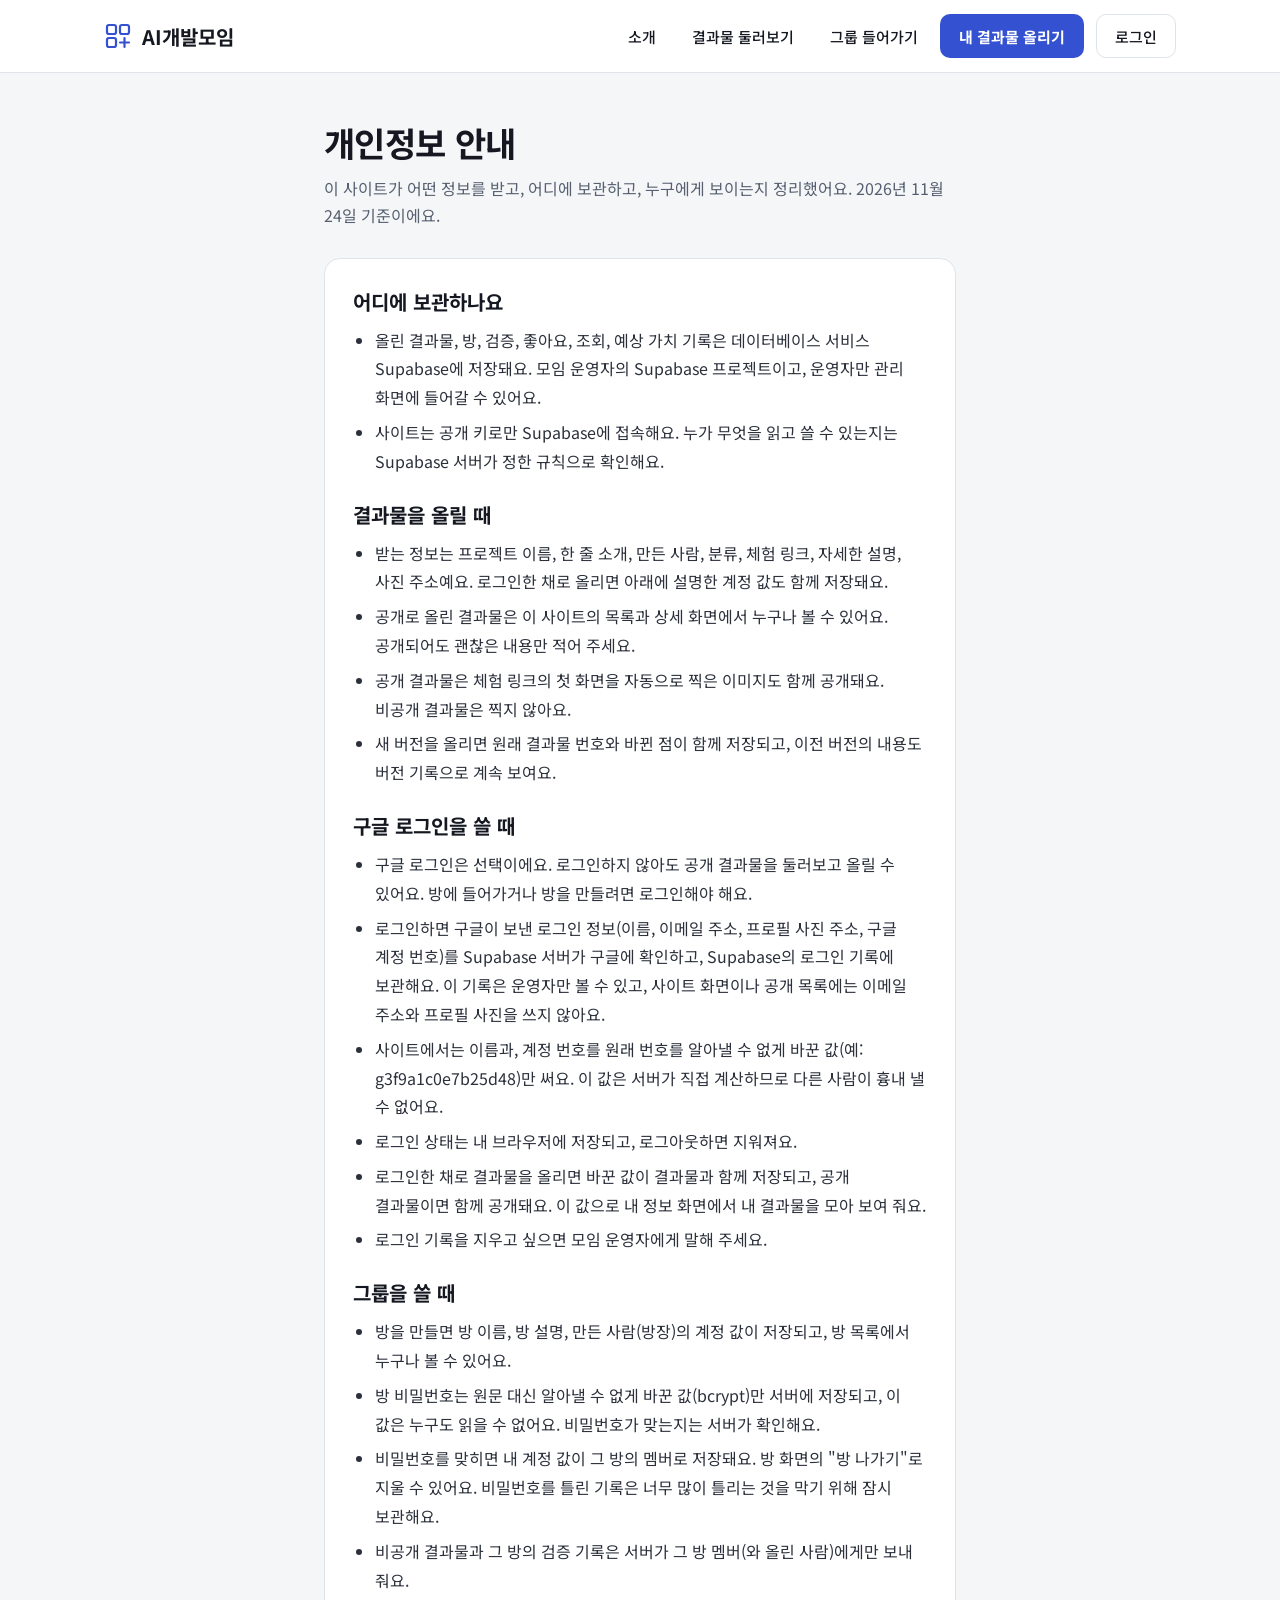
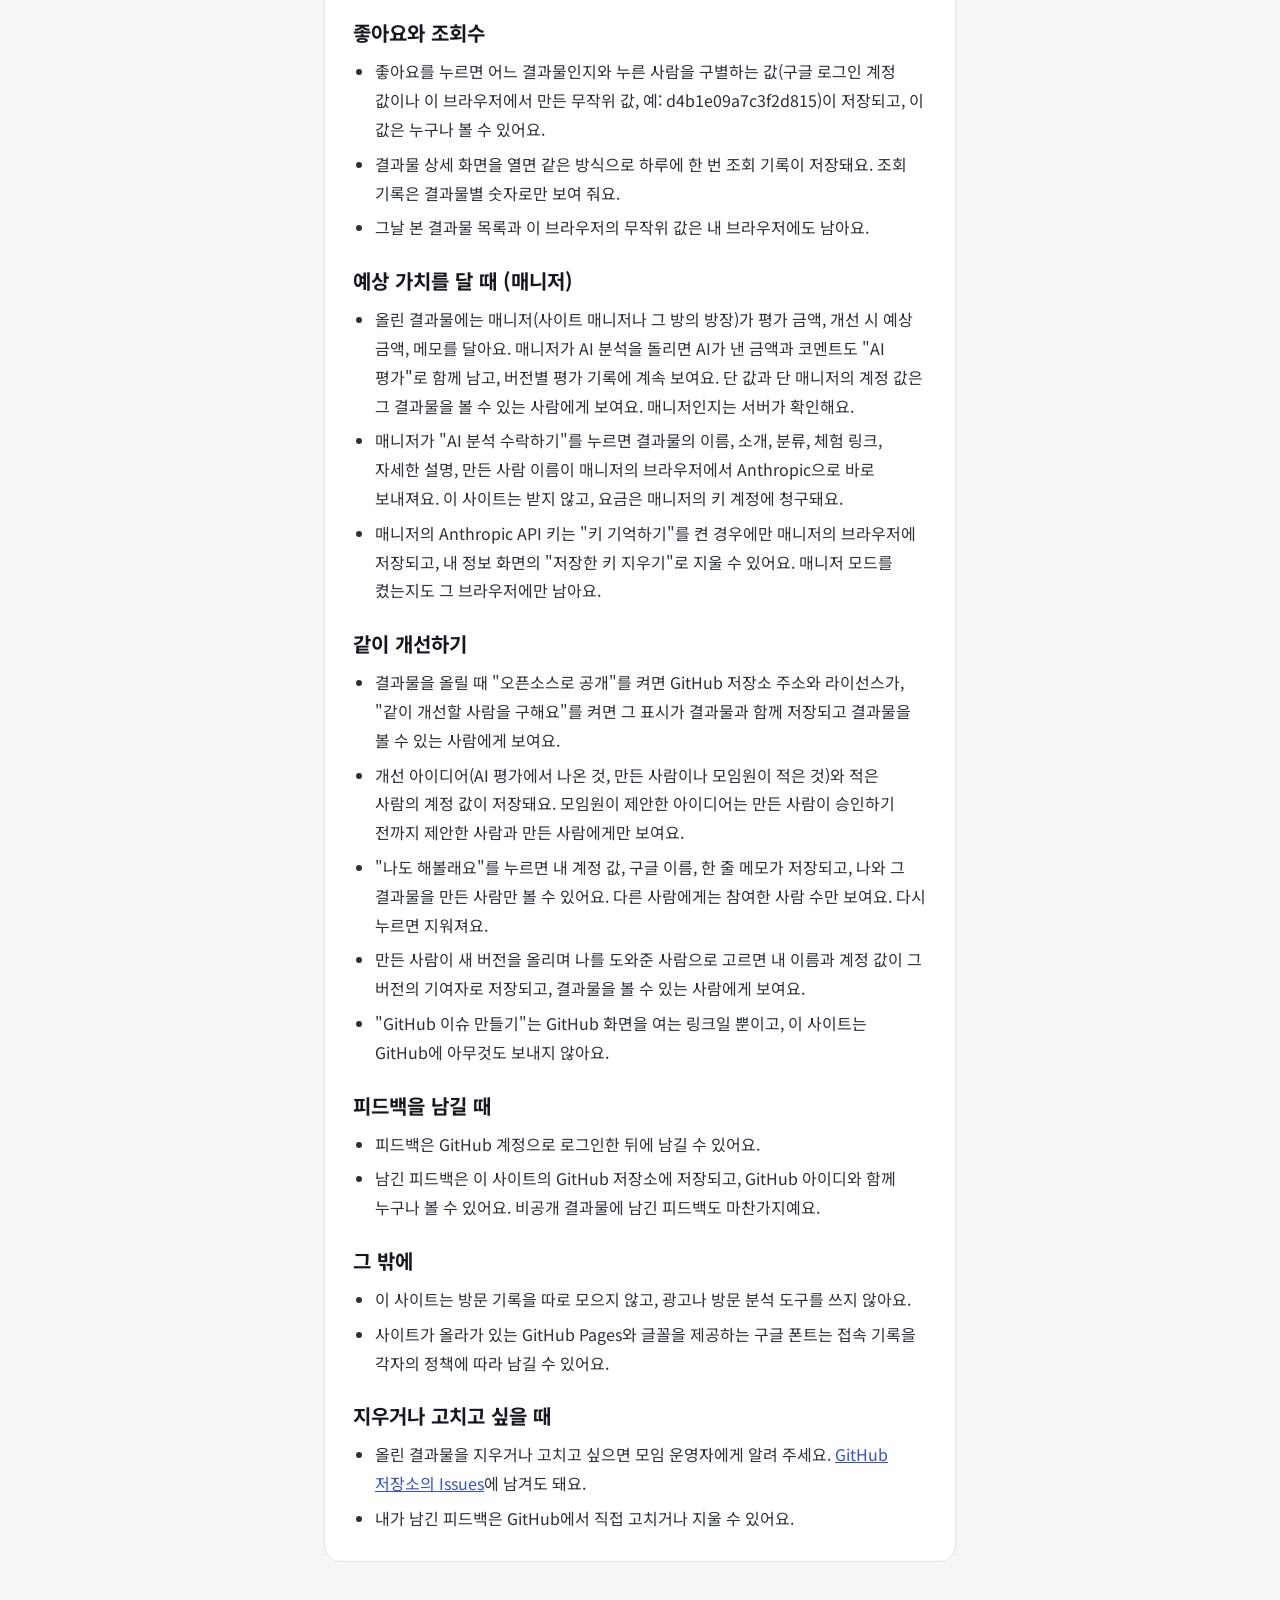
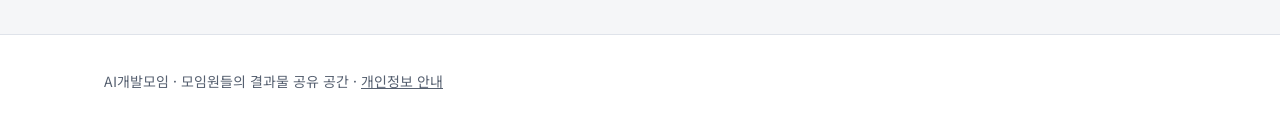
<file: privacy.html>
<!doctype html>
<html lang="ko">
<head>
<meta charset="utf-8">
<meta name="viewport" content="width=device-width, initial-scale=1">
<link rel="preconnect" href="https://fonts.googleapis.com">
<link rel="preconnect" href="https://fonts.gstatic.com" crossorigin>
<link rel="stylesheet" href="https://fonts.googleapis.com/css2?family=Noto+Sans+KR:wght@400;500;700&display=swap">
<link rel="stylesheet" href="assets/style.css?v=20261124f">
<title>개인정보 안내 · AI개발모임</title>
</head>
<body>
<header class="site-header">
<div class="inner">
<a class="brand" href="index.html">
<svg aria-hidden="true" width="28" height="28" viewBox="0 0 28 28" fill="none" stroke="#3451D1" stroke-width="2.2" stroke-linecap="round" stroke-linejoin="round"><rect x="3" y="3" width="9" height="9" rx="2"></rect><rect x="16" y="3" width="9" height="9" rx="2"></rect><rect x="3" y="16" width="9" height="9" rx="2"></rect><path d="M20.5 16v9M16 20.5h9"></path></svg>
AI개발모임
</a>
<nav class="site-nav" aria-label="주요 메뉴">
<a class="nav-link" href="intro.html">소개</a>
<a class="nav-link" href="index.html">결과물 둘러보기</a>
<a class="nav-link" href="groups.html">그룹 들어가기</a>
<a class="btn btn-primary" href="submit.html">내 결과물 올리기</a>
</nav>
<div class="account" id="account"></div>
</div>
</header>
<main class="page-narrow">

<section class="page-head">
<h1>개인정보 안내</h1>
<p>이 사이트가 어떤 정보를 받고, 어디에 보관하고, 누구에게 보이는지 정리했어요. 2026년 11월 24일 기준이에요.</p>
</section>

<div class="panel">

<section>
<h2>어디에 보관하나요</h2>
<ul>
<li>올린 결과물, 방, 검증, 좋아요, 조회, 예상 가치 기록은 데이터베이스 서비스 Supabase에 저장돼요. 모임 운영자의 Supabase 프로젝트이고, 운영자만 관리 화면에 들어갈 수 있어요.</li>
<li>사이트는 공개 키로만 Supabase에 접속해요. 누가 무엇을 읽고 쓸 수 있는지는 Supabase 서버가 정한 규칙으로 확인해요.</li>
</ul>
</section>

<section>
<h2>결과물을 올릴 때</h2>
<ul>
<li>받는 정보는 프로젝트 이름, 한 줄 소개, 만든 사람, 분류, 체험 링크, 자세한 설명, 사진 주소예요. 로그인한 채로 올리면 아래에 설명한 계정 값도 함께 저장돼요.</li>
<li>공개로 올린 결과물은 이 사이트의 목록과 상세 화면에서 누구나 볼 수 있어요. 공개되어도 괜찮은 내용만 적어 주세요.</li>
<li>공개 결과물은 체험 링크의 첫 화면을 자동으로 찍은 이미지도 함께 공개돼요. 비공개 결과물은 찍지 않아요.</li>
<li>새 버전을 올리면 원래 결과물 번호와 바뀐 점이 함께 저장되고, 이전 버전의 내용도 버전 기록으로 계속 보여요.</li>
</ul>
</section>

<section>
<h2>구글 로그인을 쓸 때</h2>
<ul>
<li>구글 로그인은 선택이에요. 로그인하지 않아도 공개 결과물을 둘러보고 올릴 수 있어요. 방에 들어가거나 방을 만들려면 로그인해야 해요.</li>
<li>로그인하면 구글이 보낸 로그인 정보(이름, 이메일 주소, 프로필 사진 주소, 구글 계정 번호)를 Supabase 서버가 구글에 확인하고, Supabase의 로그인 기록에 보관해요. 이 기록은 운영자만 볼 수 있고, 사이트 화면이나 공개 목록에는 이메일 주소와 프로필 사진을 쓰지 않아요.</li>
<li>사이트에서는 이름과, 계정 번호를 원래 번호를 알아낼 수 없게 바꾼 값(예: g3f9a1c0e7b25d48)만 써요. 이 값은 서버가 직접 계산하므로 다른 사람이 흉내 낼 수 없어요.</li>
<li>로그인 상태는 내 브라우저에 저장되고, 로그아웃하면 지워져요.</li>
<li>로그인한 채로 결과물을 올리면 바꾼 값이 결과물과 함께 저장되고, 공개 결과물이면 함께 공개돼요. 이 값으로 내 정보 화면에서 내 결과물을 모아 보여 줘요.</li>
<li>로그인 기록을 지우고 싶으면 모임 운영자에게 말해 주세요.</li>
</ul>
</section>

<section>
<h2>그룹을 쓸 때</h2>
<ul>
<li>방을 만들면 방 이름, 방 설명, 만든 사람(방장)의 계정 값이 저장되고, 방 목록에서 누구나 볼 수 있어요.</li>
<li>방 비밀번호는 원문 대신 알아낼 수 없게 바꾼 값(bcrypt)만 서버에 저장되고, 이 값은 누구도 읽을 수 없어요. 비밀번호가 맞는지는 서버가 확인해요.</li>
<li>비밀번호를 맞히면 내 계정 값이 그 방의 멤버로 저장돼요. 방 화면의 "방 나가기"로 지울 수 있어요. 비밀번호를 틀린 기록은 너무 많이 틀리는 것을 막기 위해 잠시 보관해요.</li>
<li>비공개 결과물과 그 방의 검증 기록은 서버가 그 방 멤버(와 올린 사람)에게만 보내 줘요.</li>
</ul>
</section>

<section>
<h2>좋아요와 조회수</h2>
<ul>
<li>좋아요를 누르면 어느 결과물인지와 누른 사람을 구별하는 값(구글 로그인 계정 값이나 이 브라우저에서 만든 무작위 값, 예: d4b1e09a7c3f2d815)이 저장되고, 이 값은 누구나 볼 수 있어요.</li>
<li>결과물 상세 화면을 열면 같은 방식으로 하루에 한 번 조회 기록이 저장돼요. 조회 기록은 결과물별 숫자로만 보여 줘요.</li>
<li>그날 본 결과물 목록과 이 브라우저의 무작위 값은 내 브라우저에도 남아요.</li>
</ul>
</section>

<section>
<h2>예상 가치를 달 때 (매니저)</h2>
<ul>
<li>올린 결과물에는 매니저(사이트 매니저나 그 방의 방장)가 평가 금액, 개선 시 예상 금액, 메모를 달아요. 매니저가 AI 분석을 돌리면 AI가 낸 금액과 코멘트도 "AI 평가"로 함께 남고, 버전별 평가 기록에 계속 보여요. 단 값과 단 매니저의 계정 값은 그 결과물을 볼 수 있는 사람에게 보여요. 매니저인지는 서버가 확인해요.</li>
<li>매니저가 "AI 분석 수락하기"를 누르면 결과물의 이름, 소개, 분류, 체험 링크, 자세한 설명, 만든 사람 이름이 매니저의 브라우저에서 Anthropic으로 바로 보내져요. 이 사이트는 받지 않고, 요금은 매니저의 키 계정에 청구돼요.</li>
<li>매니저의 Anthropic API 키는 "키 기억하기"를 켠 경우에만 매니저의 브라우저에 저장되고, 내 정보 화면의 "저장한 키 지우기"로 지울 수 있어요. 매니저 모드를 켰는지도 그 브라우저에만 남아요.</li>
</ul>
</section>

<section>
<h2>같이 개선하기</h2>
<ul>
<li>결과물을 올릴 때 "오픈소스로 공개"를 켜면 GitHub 저장소 주소와 라이선스가, "같이 개선할 사람을 구해요"를 켜면 그 표시가 결과물과 함께 저장되고 결과물을 볼 수 있는 사람에게 보여요.</li>
<li>개선 아이디어(AI 평가에서 나온 것, 만든 사람이나 모임원이 적은 것)와 적은 사람의 계정 값이 저장돼요. 모임원이 제안한 아이디어는 만든 사람이 승인하기 전까지 제안한 사람과 만든 사람에게만 보여요.</li>
<li>"나도 해볼래요"를 누르면 내 계정 값, 구글 이름, 한 줄 메모가 저장되고, 나와 그 결과물을 만든 사람만 볼 수 있어요. 다른 사람에게는 참여한 사람 수만 보여요. 다시 누르면 지워져요.</li>
<li>만든 사람이 새 버전을 올리며 나를 도와준 사람으로 고르면 내 이름과 계정 값이 그 버전의 기여자로 저장되고, 결과물을 볼 수 있는 사람에게 보여요.</li>
<li>"GitHub 이슈 만들기"는 GitHub 화면을 여는 링크일 뿐이고, 이 사이트는 GitHub에 아무것도 보내지 않아요.</li>
</ul>
</section>

<section>
<h2>피드백을 남길 때</h2>
<ul>
<li>피드백은 GitHub 계정으로 로그인한 뒤에 남길 수 있어요.</li>
<li>남긴 피드백은 이 사이트의 GitHub 저장소에 저장되고, GitHub 아이디와 함께 누구나 볼 수 있어요. 비공개 결과물에 남긴 피드백도 마찬가지예요.</li>
</ul>
</section>

<section>
<h2>그 밖에</h2>
<ul>
<li>이 사이트는 방문 기록을 따로 모으지 않고, 광고나 방문 분석 도구를 쓰지 않아요.</li>
<li>사이트가 올라가 있는 GitHub Pages와 글꼴을 제공하는 구글 폰트는 접속 기록을 각자의 정책에 따라 남길 수 있어요.</li>
</ul>
</section>

<section>
<h2>지우거나 고치고 싶을 때</h2>
<ul>
<li>올린 결과물을 지우거나 고치고 싶으면 모임 운영자에게 알려 주세요. <a href="https://github.com/ggpt1010-byte/Korea_Univ_AI_Study/issues">GitHub 저장소의 Issues</a>에 남겨도 돼요.</li>
<li>내가 남긴 피드백은 GitHub에서 직접 고치거나 지울 수 있어요.</li>
</ul>
</section>

</div>

</main>
<footer class="site-footer"><div class="inner">AI개발모임 · 모임원들의 결과물 공유 공간 · <a href="privacy.html">개인정보 안내</a></div></footer>
<script src="assets/config.js?v=20261124e"></script>
<script src="assets/vendor/supabase-2.99.3.js"></script>
<script src="assets/db.js?v=20261124e"></script>
<script src="assets/account.js?v=20261124e"></script>
</body>
</html>
</file>
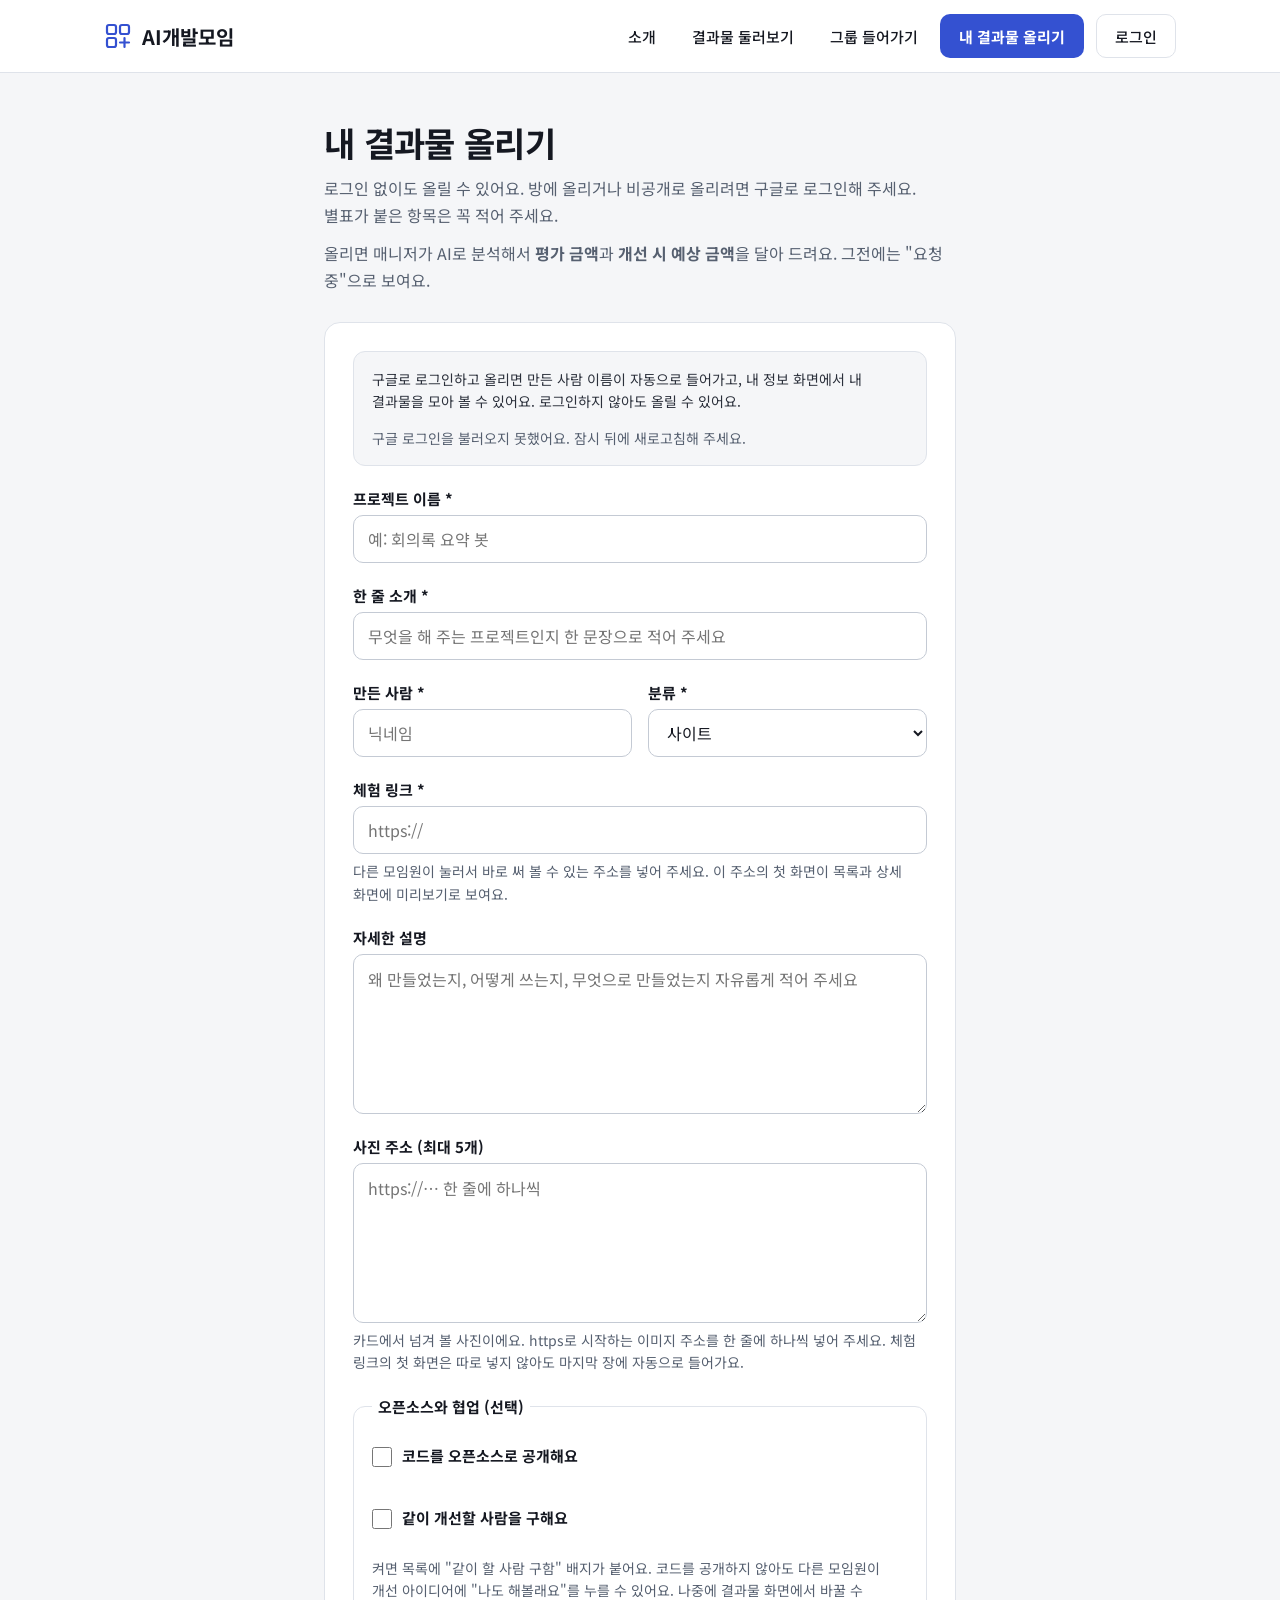
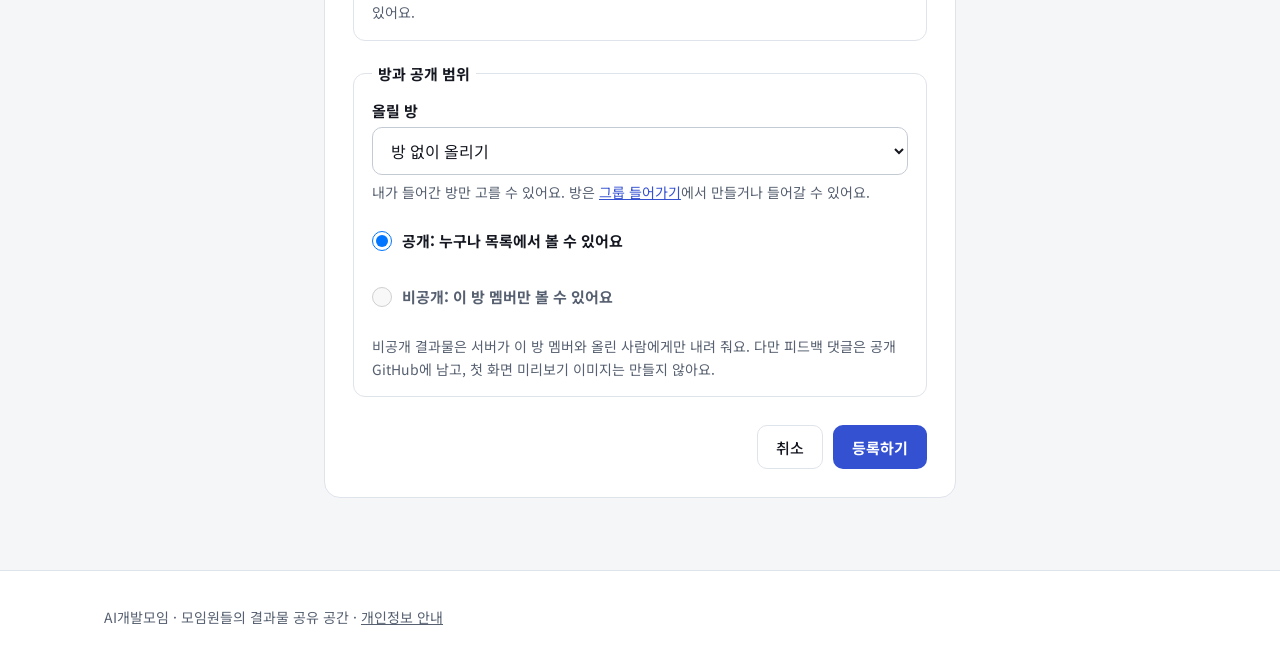
<file: submit.html>
<!doctype html>
<html lang="ko">
<head>
<meta charset="utf-8">
<meta name="viewport" content="width=device-width, initial-scale=1">
<link rel="preconnect" href="https://fonts.googleapis.com">
<link rel="preconnect" href="https://fonts.gstatic.com" crossorigin>
<link rel="stylesheet" href="https://fonts.googleapis.com/css2?family=Noto+Sans+KR:wght@400;500;700&display=swap">
<link rel="stylesheet" href="assets/style.css?v=20261124f">
<title>내 결과물 올리기 · AI개발모임</title>
</head>
<body>
<header class="site-header">
<div class="inner">
<a class="brand" href="index.html">
<svg aria-hidden="true" width="28" height="28" viewBox="0 0 28 28" fill="none" stroke="#3451D1" stroke-width="2.2" stroke-linecap="round" stroke-linejoin="round"><rect x="3" y="3" width="9" height="9" rx="2"></rect><rect x="16" y="3" width="9" height="9" rx="2"></rect><rect x="3" y="16" width="9" height="9" rx="2"></rect><path d="M20.5 16v9M16 20.5h9"></path></svg>
AI개발모임
</a>
<nav class="site-nav" aria-label="주요 메뉴">
<a class="nav-link" href="intro.html">소개</a>
<a class="nav-link" href="index.html">결과물 둘러보기</a>
<a class="nav-link" href="groups.html">그룹 들어가기</a>
<a class="btn btn-primary" href="submit.html">내 결과물 올리기</a>
</nav>
<div class="account" id="account"></div>
</div>
</header>
<main class="page-narrow">

<div class="notice" id="closed" hidden>
<h1>내 결과물 올리기</h1>
<p>등록 양식은 곧 열려요.</p>
<p><a class="btn btn-plain" href="index.html">목록으로 돌아가기</a></p>
</div>

<div class="stack" id="open" hidden>
<section class="page-head">
<h1 id="submit-title">내 결과물 올리기</h1>
<p>로그인 없이도 올릴 수 있어요. 방에 올리거나 비공개로 올리려면 구글로 로그인해 주세요. 별표가 붙은 항목은 꼭 적어 주세요.</p>
<p>올리면 매니저가 AI로 분석해서 <strong>평가 금액</strong>과 <strong>개선 시 예상 금액</strong>을 달아 드려요. 그전에는 "요청 중"으로 보여요.</p>
</section>

<form class="form" id="form" novalidate>
<div class="login-box" id="login-box" hidden>
<p class="login-text" id="login-text" aria-live="polite"></p>
<div id="google-button"></div>
</div>
<div class="field">
<label for="f-title">프로젝트 이름 *</label>
<input id="f-title" name="title" type="text" required maxlength="80" placeholder="예: 회의록 요약 봇">
</div>
<div class="field">
<label for="f-summary">한 줄 소개 *</label>
<input id="f-summary" name="summary" type="text" required maxlength="160" placeholder="무엇을 해 주는 프로젝트인지 한 문장으로 적어 주세요">
</div>
<div class="field-row">
<div class="field">
<label for="f-author">만든 사람 *</label>
<input id="f-author" name="author" type="text" required maxlength="40" placeholder="닉네임" autocomplete="nickname">
</div>
<div class="field">
<label for="f-category">분류 *</label>
<select id="f-category" name="category" required>
<option value="사이트">사이트</option>
<option value="게임">게임</option>
<option value="기타">기타</option>
</select>
</div>
</div>
<div class="field">
<label for="f-url">체험 링크 *</label>
<input id="f-url" name="url" type="url" required maxlength="500" placeholder="https://" aria-describedby="f-url-hint">
<p class="hint" id="f-url-hint">다른 모임원이 눌러서 바로 써 볼 수 있는 주소를 넣어 주세요. 이 주소의 첫 화면이 목록과 상세 화면에 미리보기로 보여요.</p>
</div>
<div class="field" id="changes-box" hidden>
<label for="f-changes">바뀐 점 *</label>
<textarea id="f-changes" name="changes" maxlength="1000" placeholder="지난 버전에서 무엇을 고치거나 더했는지 적어 주세요"></textarea>
</div>
<div class="field">
<label for="f-description">자세한 설명</label>
<textarea id="f-description" name="description" maxlength="3000" placeholder="왜 만들었는지, 어떻게 쓰는지, 무엇으로 만들었는지 자유롭게 적어 주세요"></textarea>
</div>
<div class="field" id="images-box" hidden>
<label for="f-images">사진 주소 (최대 5개)</label>
<textarea id="f-images" name="images" rows="3" maxlength="2500" placeholder="https://… 한 줄에 하나씩" aria-describedby="f-images-hint"></textarea>
<p class="hint" id="f-images-hint">카드에서 넘겨 볼 사진이에요. https로 시작하는 이미지 주소를 한 줄에 하나씩 넣어 주세요. 체험 링크의 첫 화면은 따로 넣지 않아도 마지막 장에 자동으로 들어가요.</p>
</div>
<fieldset class="field group-box" id="collab-box">
<legend>오픈소스와 협업 (선택)</legend>
<label class="radio"><input type="checkbox" id="f-open" name="open_source"> 코드를 오픈소스로 공개해요</label>
<div class="stack-sm" id="open-fields" hidden>
<div class="field">
<label for="f-repo">GitHub 저장소 주소 *</label>
<input id="f-repo" name="repo_url" type="url" maxlength="200" placeholder="https://github.com/아이디/저장소" aria-describedby="f-repo-hint">
<p class="hint" id="f-repo-hint">공개 저장소 주소를 넣어 주세요. 개선 아이디어마다 "이슈 만들기" 버튼이 생겨서 다른 모임원이 바로 기여할 수 있어요.</p>
</div>
<div class="field">
<label for="f-license">라이선스</label>
<select id="f-license" name="license">
<option value="모름">아직 모름</option>
<option value="MIT">MIT (가장 자유로움)</option>
<option value="Apache-2.0">Apache-2.0</option>
<option value="GPL-3.0">GPL-3.0 (고친 코드도 공개)</option>
<option value="기타">기타</option>
</select>
</div>
</div>
<label class="radio"><input type="checkbox" id="f-seeking" name="seeking"> 같이 개선할 사람을 구해요</label>
<p class="hint">켜면 목록에 "같이 할 사람 구함" 배지가 붙어요. 코드를 공개하지 않아도 다른 모임원이 개선 아이디어에 "나도 해볼래요"를 누를 수 있어요. 나중에 결과물 화면에서 바꿀 수 있어요.</p>
</fieldset>
<fieldset class="field group-box" id="credit-box" hidden>
<legend>이번 버전에 반영한 것</legend>
<div class="stack-sm" id="credit-ideas"></div>
<div class="stack-sm" id="credit-people"></div>
<p class="hint">반영한 아이디어는 "반영됨"으로 바뀌고, 고른 사람은 이 버전의 기여자로 결과물 화면과 그 사람의 내 정보에 남아요.</p>
</fieldset>
<fieldset class="field group-box" id="group-box" hidden>
<legend>방과 공개 범위</legend>
<div class="field">
<label for="f-group">올릴 방</label>
<select id="f-group" name="group" aria-describedby="f-group-hint"></select>
<p class="hint" id="f-group-hint">내가 들어간 방만 고를 수 있어요. 방은 <a href="groups.html">그룹 들어가기</a>에서 만들거나 들어갈 수 있어요.</p>
</div>
<div class="radio-row" role="radiogroup" aria-label="공개 범위">
<label class="radio"><input type="radio" name="visibility" value="공개" checked> 공개: 누구나 목록에서 볼 수 있어요</label>
<label class="radio"><input type="radio" name="visibility" value="비공개"> 비공개: 이 방 멤버만 볼 수 있어요</label>
</div>
<p class="hint" id="f-vis-hint">비공개 결과물은 서버가 이 방 멤버와 올린 사람에게만 내려 줘요. 다만 피드백 댓글은 공개 GitHub에 남고, 첫 화면 미리보기 이미지는 만들지 않아요.</p>
</fieldset>
<p class="form-error" id="error" role="alert" hidden></p>
<div class="form-actions">
<a class="btn btn-plain" href="index.html">취소</a>
<button class="btn btn-primary" id="send" type="submit">등록하기</button>
</div>
</form>
</div>

<section class="done" id="done" hidden>
<svg aria-hidden="true" width="56" height="56" viewBox="0 0 56 56" fill="none" stroke="#3451D1" stroke-width="3" stroke-linecap="round" stroke-linejoin="round"><circle cx="28" cy="28" r="24"></circle><path d="M18 29l7 7 13-15"></path></svg>
<h1 tabindex="-1" id="done-title">결과물을 보냈어요</h1>
<p>목록에 바로 나타나요. 공개 결과물의 첫 화면 미리보기 이미지는 한 시간 안에 자동으로 들어가요. 예상 가치는 매니저가 분석하기 전까지 "요청 중"으로 보여요.</p>
<div class="actions">
<a class="btn btn-primary" id="done-view" href="index.html">올린 결과물 보기</a>
<a class="btn btn-plain" href="index.html">목록으로 가기</a>
<a class="btn btn-plain" id="done-mine" href="me.html" hidden>내 정보에서 보기</a>
<button class="btn btn-plain" id="again" type="button">하나 더 올리기</button>
</div>
</section>

</main>
<footer class="site-footer"><div class="inner">AI개발모임 · 모임원들의 결과물 공유 공간 · <a href="privacy.html">개인정보 안내</a></div></footer>
<script src="assets/config.js?v=20261124e"></script>
<script src="assets/vendor/supabase-2.99.3.js"></script>
<script src="assets/db.js?v=20261124e"></script>
<script src="assets/account.js?v=20261124e"></script>
<script src="assets/sheet.js?v=20261124e"></script>
<script src="assets/app.js?v=20261124e"></script>
<script src="assets/groups.js?v=20261124e"></script>
<script src="assets/collab.js?v=20261124e"></script>
<script src="assets/submit.js?v=20261124e"></script>
</body>
</html>
</file>
<file: assets/style.css>
:root {
  --ground: #F5F6F8;
  --surface: #FFFFFF;
  --ink: #151821;
  --body: #2B303B;
  --muted: #566070;
  --line: #DFE3EA;
  --field-line: #C4CAD4;
  --accent: #3451D1;
  --accent-dark: #2439A3;
  --tint: #E9EDFC;
}
* { box-sizing: border-box; }
html { -webkit-text-size-adjust: 100%; }
body {
  margin: 0;
  min-height: 100vh;
  display: flex;
  flex-direction: column;
  background: var(--ground);
  color: var(--ink);
  font-family: 'Noto Sans KR', system-ui, -apple-system, 'Apple SD Gothic Neo', 'Malgun Gothic', sans-serif;
  word-break: keep-all;
  overflow-wrap: anywhere;
}
a { color: var(--accent); }
a:hover { color: var(--accent-dark); }
:focus-visible { outline: 3px solid var(--accent); outline-offset: 2px; }

.site-header { background: var(--surface); border-bottom: 1px solid var(--line); }
.site-header .inner {
  max-width: 1120px; margin: 0 auto; padding: 14px 24px;
  display: flex; flex-wrap: wrap; align-items: center; justify-content: space-between; gap: 12px;
}
.brand {
  display: flex; align-items: center; gap: 10px; min-height: 44px;
  color: var(--ink); text-decoration: none; font-size: 20px; font-weight: 700;
}
.brand:hover { color: var(--ink); }
.site-nav { display: flex; flex-wrap: wrap; align-items: center; gap: 8px; }
.nav-link {
  display: inline-flex; align-items: center; min-height: 44px; padding: 0 14px;
  color: var(--ink); text-decoration: none; font-size: 15px; font-weight: 500;
}
.nav-link[aria-current="page"] { font-weight: 700; }

.btn {
  display: inline-flex; align-items: center; justify-content: center; gap: 8px;
  min-height: 44px; padding: 0 18px; border-radius: 10px; border: 1px solid transparent;
  font-family: inherit; font-size: 15px; font-weight: 700; text-decoration: none; cursor: pointer;
}
.btn-primary { background: var(--accent); color: #FFFFFF; }
.btn-primary:hover { background: var(--accent-dark); color: #FFFFFF; }
.btn-outline { border-color: var(--accent); color: var(--accent); background: transparent; }
.btn-outline:hover { background: var(--tint); }
.btn-plain { border-color: var(--line); background: var(--surface); color: var(--ink); font-weight: 500; }
.btn-plain:hover { color: var(--ink); border-color: var(--field-line); }
.btn-lg { min-height: 52px; padding: 0 28px; border-radius: 12px; font-size: 17px; }
.btn-block { display: flex; width: 100%; }

main { flex-grow: 1; width: 100%; margin: 0 auto; }
.page-list { max-width: 1120px; padding: 56px 24px 72px; display: flex; flex-direction: column; gap: 36px; }
.page-detail { max-width: 800px; padding: 32px 24px 72px; display: flex; flex-direction: column; gap: 32px; }
.page-narrow { max-width: 680px; padding: 48px 24px 72px; display: flex; flex-direction: column; gap: 28px; }

.hero { display: flex; flex-direction: column; gap: 14px; max-width: 720px; }
.hero h1 { margin: 0; font-size: clamp(28px, 5vw, 40px); line-height: 1.3; letter-spacing: -0.02em; }
.hero p { margin: 0; font-size: 17px; line-height: 1.7; color: var(--muted); }

.list-section { display: flex; flex-direction: column; gap: 20px; }
.toolbar { display: flex; flex-wrap: wrap; align-items: center; justify-content: space-between; gap: 12px; }
.chips { display: flex; flex-wrap: wrap; gap: 8px; }
.chip {
  min-height: 44px; padding: 0 18px; border-radius: 999px; border: 1px solid var(--line);
  background: var(--surface); color: var(--ink); font-family: inherit; font-size: 15px; font-weight: 500; cursor: pointer;
}
.chip[aria-pressed="true"] { background: var(--ink); border-color: var(--ink); color: #FFFFFF; font-weight: 700; }
.count { margin: 0; font-size: 15px; color: var(--muted); }

.grid { display: grid; grid-template-columns: repeat(auto-fill, minmax(300px, 1fr)); gap: 24px; }
.card {
  background: var(--surface); border: 1px solid var(--line); border-radius: 16px; overflow: hidden;
  display: flex; flex-direction: column;
}
.thumb {
  aspect-ratio: 16 / 10; background: var(--tint); border-bottom: 1px solid var(--line);
  display: flex; align-items: center; justify-content: center; overflow: hidden;
  font-size: 14px; color: var(--muted); text-align: center; padding: 0;
}
.thumb img { width: 100%; height: 100%; object-fit: cover; object-position: top center; display: block; }
.thumb-lg { border: 1px solid var(--line); border-radius: 16px; }
.card-body { padding: 20px; display: flex; flex-direction: column; gap: 10px; flex-grow: 1; }
.tag {
  align-self: flex-start; padding: 4px 10px; border-radius: 6px; background: var(--tint);
  color: var(--accent-dark); font-size: 13px; font-weight: 700;
}
.card h2 { margin: 0; font-size: 20px; line-height: 1.4; }
.card h2 a { color: var(--ink); text-decoration: none; }
.card h2 a:hover { color: var(--accent); }
.card .summary { margin: 0; font-size: 15px; line-height: 1.65; color: var(--muted); flex-grow: 1; }
.card-meta { padding-top: 12px; border-top: 1px solid var(--line); font-size: 14px; color: var(--muted); }

.empty {
  background: var(--surface); border: 1px dashed var(--field-line); border-radius: 16px;
  padding: 48px 24px; text-align: center; color: var(--muted); font-size: 16px; line-height: 1.7;
  display: flex; flex-direction: column; align-items: center; gap: 16px;
}
.empty p { margin: 0; }

.back { align-self: flex-start; display: inline-flex; align-items: center; gap: 6px; min-height: 44px; font-size: 15px; font-weight: 500; text-decoration: none; }
.detail-head { display: flex; flex-direction: column; gap: 16px; }
.detail-head h1 { margin: 0; font-size: clamp(28px, 5vw, 36px); line-height: 1.3; letter-spacing: -0.02em; }
.detail-head .summary { margin: 0; font-size: 18px; line-height: 1.7; color: var(--muted); }
.detail-head .meta { margin: 0; font-size: 14px; color: var(--muted); }
.actions { display: flex; flex-wrap: wrap; gap: 12px; padding-top: 8px; }

.panel { background: var(--surface); border: 1px solid var(--line); border-radius: 16px; padding: 28px; display: flex; flex-direction: column; gap: 24px; }
.panel section { display: flex; flex-direction: column; gap: 10px; }
.panel h2 { margin: 0; font-size: 20px; }
.panel p { margin: 0; font-size: 16px; line-height: 1.8; color: var(--body); white-space: pre-line; }
.panel ol { margin: 0; padding-left: 22px; font-size: 16px; line-height: 1.9; color: var(--body); }
.panel ul { margin: 0; padding-left: 22px; display: flex; flex-direction: column; gap: 6px; font-size: 16px; line-height: 1.8; color: var(--body); }
.tools { display: flex; flex-wrap: wrap; gap: 8px; }
.tools span { padding: 6px 12px; border-radius: 8px; background: var(--ground); border: 1px solid var(--line); font-size: 14px; color: var(--body); }

.feedback { display: flex; flex-direction: column; gap: 16px; }
.feedback h2 { margin: 0; font-size: 22px; }
.notice { background: var(--surface); border: 1px solid var(--line); border-radius: 14px; padding: 24px; font-size: 16px; line-height: 1.7; color: var(--body); }
.notice h1 { margin: 0 0 10px; font-size: 28px; line-height: 1.3; color: var(--ink); }
.notice p { margin: 0 0 16px; }
.notice p:last-child { margin-bottom: 0; }

.site-footer { border-top: 1px solid var(--line); background: var(--surface); }
.site-footer .inner { max-width: 1120px; margin: 0 auto; padding: 24px; font-size: 14px; color: var(--muted); }
.site-footer a { display: inline-block; padding: 12px 0; color: var(--muted); }
.site-footer a:hover { color: var(--accent-dark); }

.hint { margin: 0; font-size: 14px; line-height: 1.6; color: var(--muted); }
.feedback-frame { background: var(--surface); border: 1px solid var(--line); border-radius: 14px; padding: 8px 20px; min-height: 120px; }
.feedback-frame .utterances { max-width: none; }

.page-head { display: flex; flex-direction: column; gap: 10px; }
.page-head h1 { margin: 0; font-size: clamp(28px, 5vw, 34px); line-height: 1.3; letter-spacing: -0.02em; }
.page-head p { margin: 0; font-size: 16px; line-height: 1.7; color: var(--muted); }

.form { background: var(--surface); border: 1px solid var(--line); border-radius: 16px; padding: 28px; display: flex; flex-direction: column; gap: 22px; }
.field { display: flex; flex-direction: column; gap: 6px; }
.field label { font-size: 15px; font-weight: 700; }
.field input, .field select, .field textarea {
  width: 100%; min-height: 48px; padding: 0 14px; border: 1px solid var(--field-line); border-radius: 10px;
  background: var(--surface); color: var(--ink); font-family: inherit; font-size: 16px;
}
.field textarea { min-height: 160px; padding: 12px 14px; line-height: 1.6; resize: vertical; }
.field-row { display: grid; grid-template-columns: repeat(auto-fit, minmax(220px, 1fr)); gap: 16px; }
.form-actions { display: flex; flex-wrap: wrap; justify-content: flex-end; gap: 10px; padding-top: 6px; }
.form-error { margin: 0; padding: 12px 14px; border-radius: 10px; background: #FDECEC; color: #8A1C1C; font-size: 15px; line-height: 1.6; }
.btn[disabled] { opacity: 0.6; cursor: default; }

.done { background: var(--surface); border: 1px solid var(--line); border-radius: 16px; padding: 48px 28px; display: flex; flex-direction: column; align-items: center; gap: 16px; text-align: center; }
.done h1 { margin: 0; font-size: 30px; line-height: 1.3; }
.done p { margin: 0; font-size: 16px; line-height: 1.7; color: var(--muted); }
.done .actions { justify-content: center; }
[hidden] { display: none !important; }
.login-box { display: flex; flex-wrap: wrap; align-items: center; justify-content: space-between; gap: 14px; padding: 16px 18px; border-radius: 12px; background: var(--ground); border: 1px solid var(--line); }
.login-text { margin: 0; flex: 1 1 260px; font-size: 14px; line-height: 1.6; color: var(--body); }
.stack { display: flex; flex-direction: column; gap: 28px; }

/* 오른쪽 위 로그인과 내 정보 메뉴 */
.site-nav { margin-left: auto; }
.account { position: relative; display: flex; align-items: center; }
@media (max-width: 559px) {
  /* 휴대폰: 첫 줄에 이름표와 로그인, 둘째 줄에 메뉴 */
  .brand { flex: 1 1 auto; }
  .account { order: 2; }
  .account-btn { max-width: 160px; }
  .site-nav { order: 3; flex-basis: 100%; margin-left: 0; }
}
.account-btn {
  display: inline-flex; align-items: center; gap: 8px; min-height: 44px; max-width: 200px;
  padding: 0 14px 0 6px; border: 1px solid var(--line); border-radius: 999px; background: var(--surface);
  color: var(--ink); font-family: inherit; font-size: 15px; font-weight: 500; cursor: pointer;
}
.account-btn:hover { border-color: var(--field-line); }
.avatar {
  flex: none; width: 32px; height: 32px; border-radius: 50%; background: var(--tint); color: var(--accent-dark);
  display: inline-flex; align-items: center; justify-content: center; font-size: 14px; font-weight: 700;
}
.avatar-lg { width: 56px; height: 56px; font-size: 22px; }
.account-name { overflow: hidden; text-overflow: ellipsis; white-space: nowrap; }
.account-pop {
  position: absolute; right: 0; top: calc(100% + 8px); z-index: 20; width: 300px;
  background: var(--surface); border: 1px solid var(--line); border-radius: 14px;
  box-shadow: 0 8px 24px rgba(21, 24, 33, 0.12); padding: 18px; display: flex; flex-direction: column; gap: 10px;
}
.account-pop.is-sheet { position: fixed; left: 16px; right: 16px; width: auto; }
.account-pop p { margin: 0; font-size: 14px; line-height: 1.6; color: var(--body); }
.account-pop .pop-name { font-size: 16px; font-weight: 700; color: var(--ink); }
.pop-google { min-height: 44px; }
.pop-link {
  display: flex; align-items: center; width: 100%; min-height: 44px; padding: 0 12px; border: 0; border-radius: 10px;
  background: transparent; color: var(--ink); font-family: inherit; font-size: 15px; font-weight: 500;
  text-align: left; text-decoration: none; cursor: pointer;
}
.pop-link:hover, .pop-link[aria-current="page"] { background: var(--ground); color: var(--ink); }
.pop-out { color: var(--muted); }
.pop-more { display: inline-flex; align-items: center; min-height: 44px; font-size: 14px; }

/* 내 정보 화면 */
.profile {
  display: flex; flex-wrap: wrap; align-items: center; gap: 16px; padding: 24px;
  background: var(--surface); border: 1px solid var(--line); border-radius: 16px;
}
.profile-text { flex: 1 1 200px; display: flex; flex-direction: column; gap: 4px; min-width: 0; }
.profile-name { margin: 0; font-size: 20px; font-weight: 700; overflow-wrap: anywhere; }
.section-title { margin: 0; font-size: 22px; }
.me-login { display: flex; flex-direction: column; gap: 16px; }
.me-login p { margin: 0; }
.page-narrow .grid { grid-template-columns: repeat(auto-fill, minmax(260px, 1fr)); }

/* 첫 화면의 그룹, 수익 평가 안내 */
.promo-grid { display: grid; grid-template-columns: repeat(auto-fit, minmax(280px, 1fr)); gap: 16px; }
.promo {
  display: flex; flex-direction: column; gap: 8px; padding: 22px 24px; border-radius: 16px;
  background: var(--surface); border: 1px solid var(--line); color: var(--ink); text-decoration: none;
}
.promo:hover { border-color: var(--accent); color: var(--ink); }
.promo-title { font-size: 19px; font-weight: 700; }
.promo-text { font-size: 15px; line-height: 1.65; color: var(--muted); }
.promo-go { font-size: 15px; font-weight: 700; color: var(--accent); }

/* 그룹 */
.stack-sm { display: flex; flex-direction: column; gap: 14px; }
.notice-warn { background: #FFF7E6; border-color: #F0D9A8; color: #5C4310; }
.notice-warn p { margin: 0; }
.group-list { display: flex; flex-direction: column; gap: 10px; }
.group-item {
  display: flex; flex-direction: column; gap: 4px; padding: 16px 18px; min-height: 44px; border-radius: 12px;
  background: var(--surface); border: 1px solid var(--line); color: var(--ink); text-decoration: none;
}
.group-item:hover { border-color: var(--accent); color: var(--ink); }
.group-name { font-size: 17px; font-weight: 700; }
.page-narrow-inner { max-width: 680px; width: 100%; }
.tag-row { display: flex; flex-wrap: wrap; gap: 6px; }
.tag-private { background: #FFF1E0; color: #8A4B00; }
.verify { display: flex; flex-wrap: wrap; align-items: center; justify-content: space-between; gap: 10px; }
.verify-count { font-size: 14px; color: var(--muted); }
.badge-verified { padding: 6px 10px; border-radius: 8px; background: #E3F5EA; color: #145A32; font-size: 14px; font-weight: 700; }
.btn-sm { min-height: 44px; padding: 0 14px; font-size: 14px; }
.group-box { border: 1px solid var(--line); border-radius: 12px; padding: 16px 18px; margin: 0; gap: 14px; }
.group-box legend { padding: 0 6px; font-size: 15px; font-weight: 700; }
.radio-row { display: flex; flex-direction: column; gap: 8px; }
.radio { display: flex; align-items: center; gap: 10px; min-height: 44px; font-size: 15px; line-height: 1.5; cursor: pointer; }
.radio input { width: 20px; height: 20px; flex: none; margin: 0; }
.radio input:disabled + * , .radio:has(input:disabled) { color: var(--muted); cursor: default; }

/* 게임 수익 평가 */
.result { display: flex; flex-direction: column; gap: 16px; }
.result h2:focus { outline: none; }
.stat-grid { display: grid; grid-template-columns: repeat(2, minmax(0, 1fr)); gap: 12px; }
.stat {
  display: flex; flex-direction: column; gap: 4px; padding: 18px; border-radius: 14px;
  background: var(--surface); border: 1px solid var(--line);
}
.stat-label { font-size: 14px; color: var(--muted); }
.stat-value { font-size: 26px; font-weight: 700; color: var(--ink); line-height: 1.3; }
.stat-sub { font-size: 14px; color: var(--muted); }
.panel h3 { margin: 0; font-size: 17px; }

/* 카드: 사진 넘겨 보기, 날짜와 작성자, 예상 가치 */
.thumb { position: relative; }
.thumb-nav {
  position: absolute; top: 50%; transform: translateY(-50%); width: 44px; height: 44px; border-radius: 50%;
  border: 1px solid var(--line); background: rgba(255, 255, 255, 0.94); color: var(--ink);
  display: inline-flex; align-items: center; justify-content: center; cursor: pointer; padding: 0;
}
.thumb-nav:hover { border-color: var(--accent); color: var(--accent); }
.thumb-nav[hidden] { display: none; }
.thumb-prev { left: 8px; }
.thumb-next { right: 8px; }
.thumb-count {
  position: absolute; right: 10px; bottom: 10px; padding: 3px 9px; border-radius: 999px;
  background: rgba(21, 24, 33, 0.78); color: #FFFFFF; font-size: 13px; font-weight: 500;
}
.thumb-count[hidden] { display: none; }
.card-top { display: flex; align-items: flex-start; justify-content: space-between; gap: 10px; }
.card-when { display: flex; flex-direction: column; align-items: flex-end; gap: 2px; font-size: 14px; color: var(--muted); text-align: right; min-width: 0; overflow-wrap: anywhere; }
.tag { display: inline-flex; align-items: center; gap: 4px; }
.tag-public { background: #E6F4EC; color: #1D5B37; }
.card-value {
  display: flex; flex-wrap: wrap; align-items: baseline; justify-content: space-between; gap: 6px 14px;
  padding-top: 12px; border-top: 1px solid var(--line); font-size: 14px; color: var(--body);
}
.card-value strong { font-size: 16px; color: var(--ink); }
.value-label { color: var(--muted); }
.value-state {
  display: inline-flex; align-items: center; padding: 4px 10px; border-radius: 999px;
  background: var(--ground); border: 1px solid var(--line); font-size: 13px; font-weight: 700; color: var(--body);
}
.value-state.is-busy { background: #FFF7E6; border-color: #F0D9A8; color: #5C4310; }

/* 상세 화면의 예상 가치와 매니저 도구 */
.value-section { display: flex; flex-direction: column; gap: 16px; }
.value-panel { gap: 16px; }
.value-head { display: flex; flex-wrap: wrap; align-items: center; justify-content: space-between; gap: 10px; }
.value-head h2 { margin: 0; font-size: 20px; }
.value-memo { white-space: pre-line; }
.manager-box { border-color: var(--accent); }
.form-actions-start { justify-content: flex-start; }

/* 그룹 들어가기: 방 목록 */
.page-head-row { flex-direction: row; flex-wrap: wrap; align-items: flex-end; justify-content: space-between; gap: 16px; }
.page-head-row .stack-sm { flex: 1 1 320px; }
.page-head-row h1, .page-head-row p { margin: 0; }
ol.group-list { list-style: none; margin: 0; padding: 0; }
.group-row { flex-direction: row; align-items: center; gap: 14px; }
.group-num { flex: none; min-width: 40px; font-size: 18px; font-weight: 700; color: var(--accent); }
.group-main { flex: 1 1 auto; display: flex; flex-direction: column; gap: 4px; min-width: 0; overflow-wrap: anywhere; }
.group-owner { align-self: flex-start; font-size: 13px; font-weight: 700; color: var(--accent-dark); }
.group-state {
  flex: none; display: inline-flex; align-items: center; gap: 4px; padding: 4px 10px; border-radius: 999px;
  background: var(--ground); font-size: 13px; font-weight: 700; color: var(--body);
}
.group-state.is-in { background: #E6F4EC; color: #1D5B37; }

/* 방 화면 */
.room-head { display: flex; flex-direction: column; gap: 14px; }
.room-head h1 { margin: 0; font-size: clamp(30px, 6vw, 44px); line-height: 1.25; letter-spacing: -0.02em; overflow-wrap: anywhere; }
.room-head > p:not(.hint) { margin: 0; font-size: 18px; line-height: 1.7; color: var(--body); }
.section-icon { display: flex; align-items: center; gap: 8px; }
.section-icon svg { width: 20px; height: 20px; flex: none; }

/* 내 정보: 매니저 모드 스위치 */
.switch-row { display: flex; flex-wrap: wrap; align-items: center; justify-content: space-between; gap: 14px; }
.switch-text { flex: 1 1 240px; display: flex; flex-direction: column; gap: 6px; }
.switch {
  display: inline-flex; align-items: center; gap: 10px; min-height: 44px; padding: 0 14px 0 6px;
  border: 1px solid var(--field-line); border-radius: 999px; background: var(--surface); color: var(--ink);
  font-family: inherit; font-size: 15px; font-weight: 700; cursor: pointer;
}
.switch-knob { position: relative; width: 44px; height: 26px; border-radius: 999px; background: var(--field-line); transition: background 0.15s; }
.switch-knob::after {
  content: ''; position: absolute; top: 3px; left: 3px; width: 20px; height: 20px; border-radius: 50%;
  background: #FFFFFF; transition: transform 0.15s;
}
.switch[aria-checked="true"] { border-color: var(--accent); }
.switch[aria-checked="true"] .switch-knob { background: var(--accent); }
.switch[aria-checked="true"] .switch-knob::after { transform: translateX(18px); }
.account-id code { font-size: 14px; padding: 2px 6px; border-radius: 6px; background: var(--surface); border: 1px solid var(--line); overflow-wrap: anywhere; }

/* 좋아요와 조회수 */
.sr-only { position: absolute; width: 1px; height: 1px; padding: 0; margin: -1px; overflow: hidden; clip: rect(0, 0, 0, 0); white-space: nowrap; border: 0; }
.card-stats { display: flex; align-items: center; gap: 14px; font-size: 14px; color: var(--muted); }
.stat-item { display: inline-flex; align-items: center; gap: 5px; }
.like-btn { gap: 6px; }
.like-btn[aria-pressed="true"] { border-color: #E0B4BF; background: #FDF0F3; color: #A2213F; }
.like-btn[aria-pressed="true"]:hover { color: #A2213F; }
.like-btn { display: inline-flex; align-items: center; gap: 6px; font-family: inherit; cursor: pointer; }
.like-mini {
  min-height: 44px; min-width: 44px; margin: -8px 0 -8px -10px; padding: 0 10px; border: 0; border-radius: 999px;
  background: transparent; color: var(--muted); font-size: 14px;
}
.like-mini:hover { background: #FDF0F3; color: #A2213F; }
.like-mini[aria-pressed="true"] { color: #A2213F; }

/* 결과물 판: 이번 주 새 결과물, 순위 */
.board { display: flex; flex-direction: column; gap: 40px; }
.grid-cards { grid-template-columns: repeat(3, minmax(0, 1fr)); gap: 24px; }
@media (max-width: 900px) { .grid-cards { grid-template-columns: repeat(2, minmax(0, 1fr)); gap: 16px; } }
@media (max-width: 560px) { .grid-cards { grid-template-columns: minmax(0, 1fr); } }
.grid-cards .card-body { padding: 18px; }
.grid-cards .card h2 { font-size: 19px; }
.sort-box { display: flex; align-items: center; gap: 8px; font-size: 15px; color: var(--body); }
.sort-select {
  min-height: 44px; padding: 0 12px; border: 1px solid var(--field-line); border-radius: 10px;
  background: var(--surface); color: var(--ink); font-family: inherit; font-size: 15px;
}
.card { position: relative; }
.card.is-rank { border-width: 3px; }
.card.rank-1 { border-color: #C9A227; box-shadow: 0 0 0 3px rgba(201, 162, 39, 0.18); }
.card.rank-2 { border-color: #9AA3AF; box-shadow: 0 0 0 3px rgba(154, 163, 175, 0.2); }
.card.rank-3 { border-color: #B87333; box-shadow: 0 0 0 3px rgba(184, 115, 51, 0.18); }
.card.rank-4 { border-color: var(--accent); box-shadow: 0 0 0 3px rgba(52, 81, 209, 0.15); }
.rank-badge {
  position: absolute; top: 10px; left: 10px; z-index: 1; padding: 4px 10px; border-radius: 999px;
  background: var(--accent); color: #FFFFFF; font-size: 14px; font-weight: 700;
}
.rank-1 .rank-badge { background: #8A6A00; }
.rank-2 .rank-badge { background: #545D6A; }
.rank-3 .rank-badge { background: #8A4B1D; }

/* 버전 */
.tag-version { background: var(--ink); color: #FFFFFF; }
.version-list { list-style: none; margin: 0; padding: 0; display: flex; flex-direction: column; gap: 14px; }
.version-item { display: flex; flex-direction: column; gap: 6px; padding: 14px 16px; border: 1px solid var(--line); border-radius: 12px; }
.version-top { display: flex; flex-wrap: wrap; align-items: baseline; justify-content: space-between; gap: 8px; }
.version-item p { margin: 0; }
.card-when span { white-space: nowrap; }

/* 잠깐 띄우는 안내 (로그인 실패 등) */
.toast { position: fixed; left: 50%; bottom: 24px; transform: translateX(-50%); z-index: 50; max-width: calc(100% - 32px); padding: 12px 16px; border-radius: 10px; background: #151821; color: #fff; font-size: 15px; box-shadow: 0 6px 24px rgba(0,0,0,.2); }

/* 평가 기록 (버전별) */
.eval-item { display: flex; flex-direction: column; gap: 4px; padding: 10px 12px; border-radius: 10px; background: var(--ground); }
.eval-top { display: flex; flex-wrap: wrap; align-items: center; gap: 8px; }
.eval-older > summary, .ai-eval > summary { cursor: pointer; color: var(--accent); font-size: 15px; padding: 4px 0; }
.eval-older { display: flex; flex-direction: column; gap: 8px; }
.eval-older[open] > .eval-item { margin-top: 8px; }
.tag-ai { background: var(--tint); color: var(--accent-dark); }
.tag-final { background: #E7F6EC; color: #1E6B3A; }

/* ---- 같이 개선하기 ---- */
.tag-open { background: #EEF0FF; color: #2A3FA8; }
.tag-seeking { background: #FFF4D6; color: #6B4A00; }
.chip-sep { width: 1px; align-self: stretch; background: var(--line); margin: 0 4px; }
.collab { gap: 16px; }
.collab h3 { margin: 4px 0 0; font-size: 17px; }
.idea-list, .panel .idea-list { list-style: none; margin: 0; padding: 0; display: flex; flex-direction: column; gap: 12px; }
.idea-item { display: flex; flex-direction: column; gap: 8px; padding: 14px 16px; border: 1px solid var(--line); border-radius: 12px; background: var(--surface); }
.idea-item.is-joined { border-color: var(--accent); background: var(--tint); }
.idea-item.is-pending { border-style: dashed; }
.idea-top { display: flex; align-items: flex-start; justify-content: space-between; gap: 12px; }
.panel .idea-body { margin: 0; color: var(--ink); font-weight: 500; line-height: 1.6; }
.idea-gain { flex: none; padding: 2px 10px; border-radius: 999px; background: #E7F6EC; color: #1E6B3A; font-size: 14px; font-weight: 700; }
.idea-item .actions, .collab > .actions { display: flex; flex-wrap: wrap; gap: 8px; }
.join-form input { width: 100%; }
.panel .join-list, .join-list { list-style: none; margin: 0; padding: 0; display: flex; flex-direction: column; gap: 8px; font-size: 15px; }
.join-list li { padding: 8px 12px; border-radius: 10px; background: var(--ground); line-height: 1.6; }
.idea-closed { display: flex; align-items: center; justify-content: space-between; gap: 10px; margin-top: 8px; }
.collab-settings summary, .eval-older summary { cursor: pointer; font-weight: 500; }
.collab-settings .stack-sm { margin-top: 12px; }
.credit-line { display: flex; flex-direction: column; gap: 4px; }
.panel .value-change { margin: 0; font-size: 15px; color: var(--body); }
.value-change.is-up strong { color: #1E6B3A; }
.value-change.is-down strong { color: #A33A2B; }
.panel .credit-people { margin: 0; font-size: 15px; }
.collab-me { display: grid; grid-template-columns: 1fr; gap: 16px; }
.collab-block { padding: 20px; gap: 12px; }
.field-label { margin: 0; font-size: 15px; font-weight: 700; color: var(--ink); }
.collab textarea { min-height: 72px; }

/* ---- 결과물 카드: 줄 수 고정(배지 1줄, 제목 1줄, 만든 사람·날짜 1줄, 소개 2줄) ---- */
.tag-row-card { flex-wrap: nowrap; overflow: hidden; }
.tag-row-card .tag { flex: none; white-space: nowrap; }
.tag-icon { padding: 4px 7px; }
.card h2 { white-space: nowrap; overflow: hidden; text-overflow: ellipsis; }
.card .card-when { display: block; margin: -4px 0 0; font-size: 14px; color: var(--muted); text-align: left; white-space: nowrap; overflow: hidden; text-overflow: ellipsis; }
.card .summary {
  display: -webkit-box; -webkit-line-clamp: 2; -webkit-box-orient: vertical; overflow: hidden;
  min-height: calc(1.65em * 2); flex-grow: 0;
}
.card .card-body > .btn-block { margin-top: auto; }
.card-value { flex-wrap: nowrap; }
.card-value > span { white-space: nowrap; overflow: hidden; text-overflow: ellipsis; min-width: 0; }
.card-value:has(strong) { flex-direction: column; align-items: flex-start; gap: 4px; }
.tag-row-card { gap: 5px; }
.tag-row-card .tag { padding: 3px 8px; font-size: 12px; }
.tag-row-card .tag-icon { padding: 3px 6px; }
.card .card-value { min-height: 58px; align-content: center; }
/* 카드가 좁아서 배지가 한 줄에 안 들어가면 협업 배지는 아이콘만 남긴다(마우스를 올리면 이름이 보인다). */
.grid-cards .card-body, .hl-grid .card-body { container-type: inline-size; }
@container (max-width: 300px) { .tag-row-card .tag-seeking .tag-text { display: none; } }
@container (max-width: 250px) { .tag-row-card .tag-open .tag-text { display: none; } }

/* 맨 위 슬라이드: 이번 주 새 결과물, 좋아요 Top 4, 조회수 Top 4 */
.hl {
  display: flex; flex-direction: column; gap: 16px; padding: 20px 22px 18px; border-radius: 20px;
  border: 2px solid var(--accent); background: var(--tint); min-width: 0;
}
.hl-foot { display: flex; align-items: center; gap: 12px; }
.hl-tabs { display: flex; flex-wrap: wrap; gap: 8px; }
.hl-tab {
  display: inline-flex; align-items: center; gap: 8px; min-height: 44px; padding: 0 16px; border-radius: 999px;
  border: 1px solid var(--accent); background: var(--surface); color: var(--accent-dark);
  font-family: inherit; font-size: 15px; font-weight: 700; cursor: pointer;
}
.hl-tab:hover { background: #F4F6FE; }
.hl-tab[aria-selected="true"] { background: var(--accent); color: #FFFFFF; }
.hl-tab-count {
  min-width: 24px; padding: 1px 7px; border-radius: 999px; background: var(--tint); color: var(--accent-dark);
  font-size: 13px; font-weight: 700; text-align: center;
}
.hl-tab[aria-selected="true"] .hl-tab-count { background: #FFFFFF; color: var(--accent-dark); }
.hl-pause {
  display: inline-flex; align-items: center; gap: 6px; min-height: 44px; padding: 0 14px; border-radius: 10px;
  border: 1px solid var(--field-line); background: var(--surface); color: var(--ink);
  font-family: inherit; font-size: 14px; font-weight: 500; cursor: pointer;
}
.hl-pause:hover { border-color: var(--accent); }
.hl-track { display: grid; min-width: 0; }
.hl-panel {
  grid-area: 1 / 1; min-width: 0; display: flex; flex-direction: column; gap: 14px;
  visibility: hidden; opacity: 0; transition: opacity 0.35s ease, visibility 0s linear 0.35s;
}
.hl-panel.is-on { visibility: visible; opacity: 1; transition: opacity 0.35s ease; }
.hl-desc { margin: 0; font-size: 15px; line-height: 1.6; color: var(--body); }
.hl-grid { display: grid; grid-template-columns: repeat(4, minmax(0, 1fr)); gap: 16px; }
.hl-grid .card-body { padding: 16px; }
.hl-grid .card h2 { font-size: 18px; }
.hl-empty {
  display: flex; align-items: center; justify-content: center; min-height: 160px; padding: 24px;
  border: 1px dashed var(--field-line); border-radius: 14px; background: var(--surface); text-align: center;
}
.hl-empty p { margin: 0; font-size: 15px; line-height: 1.6; color: var(--body); }
.hl-progress { flex: 1; height: 4px; border-radius: 999px; background: #C9D2F5; overflow: hidden; }
.hl-bar { display: block; width: 0; height: 100%; background: var(--accent); }
.list-filters { justify-content: flex-start; }
@media (max-width: 1023px) {
  .hl-grid { grid-template-columns: repeat(2, minmax(0, 1fr)); }
}
/* 폰: 카드 4개를 세로로 쌓으면 너무 길어서, 한 줄로 두고 옆으로 밀어 본다. */
@media (max-width: 560px) {
  .hl { padding: 16px 14px 14px; gap: 14px; }
  .hl-tabs { display: grid; grid-template-columns: repeat(3, minmax(0, 1fr)); gap: 6px; }
  .hl-tab {
    flex-wrap: wrap; justify-content: center; align-content: center; min-height: 56px; padding: 6px 8px;
    border-radius: 14px; font-size: 14px; line-height: 1.35; gap: 2px 6px; text-align: center;
  }
  .hl-pause-text { position: absolute; width: 1px; height: 1px; overflow: hidden; clip: rect(0 0 0 0); white-space: nowrap; }
  .hl-pause { width: 44px; padding: 0; justify-content: center; }
  .hl-grid {
    display: flex; overflow-x: auto; scroll-snap-type: x mandatory; gap: 12px;
    margin: 0 -14px; padding: 6px 14px 10px; scroll-padding: 0 14px;
  }
  .hl-grid > .card { flex: 0 0 86%; scroll-snap-align: start; }
}
@media (prefers-reduced-motion: reduce) {
  .hl-panel, .hl-panel.is-on { transition: none; }
}
</file>
<file: assets/intro.css>
/* 소개 페이지(intro.html) 전용. 색은 style.css 의 변수를 따르고, 어두운 영역만 따로 정한다. */
.intro-page { --night: #0D1230; --night-2: #18205A; --glow: #7C93FF; --mint: #3FD6B0; }
.intro { max-width: none; }
.intro h2 { margin: 0; font-size: clamp(26px, 4.4vw, 40px); line-height: 1.3; letter-spacing: -0.02em; }
.intro h3 { margin: 0; }

.scroll-bar {
  position: fixed; top: 0; left: 0; z-index: 50; height: 3px; width: 100%;
  background: linear-gradient(90deg, var(--accent), var(--mint));
  transform-origin: 0 50%; transform: scaleX(0);
}

/* 스크롤하면 나타나기 */
.reveal { opacity: 0; transform: translateY(28px); transition: opacity .8s ease, transform .8s cubic-bezier(.2,.7,.2,1); transition-delay: calc(var(--d, 0) * 110ms); }
.reveal.is-in { opacity: 1; transform: none; }

/* 1. 첫 화면 */
.i-hero {
  position: relative; overflow: hidden; color: #FFFFFF;
  background: radial-gradient(1200px 600px at 75% 30%, #26307A 0%, var(--night) 60%);
  min-height: calc(100vh - 73px); display: flex; flex-direction: column; justify-content: center;
}
.i-particles { position: absolute; inset: 0; width: 100%; height: 100%; display: block; }
.i-hero-inner {
  position: relative; max-width: 1120px; width: 100%; margin: 0 auto; padding: 64px 24px 96px;
  display: grid; grid-template-columns: 1.1fr 1fr; gap: 48px; align-items: center;
}
.i-hero-text { display: flex; flex-direction: column; gap: 22px; }
.i-eyebrow { margin: 0; font-size: 15px; font-weight: 700; color: #B9C6FF; letter-spacing: .02em; }
.i-eyebrow.dark { color: var(--accent); }
.i-hero h1 { margin: 0; font-size: clamp(36px, 6.4vw, 64px); line-height: 1.18; letter-spacing: -0.03em; font-weight: 900; }
.i-grad {
  background: linear-gradient(90deg, #9DB0FF, var(--mint) 60%, #9DB0FF); background-size: 200% 100%;
  -webkit-background-clip: text; background-clip: text; color: transparent;
  animation: i-shine 6s linear infinite;
}
@keyframes i-shine { to { background-position: -200% 0; } }
.i-lead { margin: 0; font-size: 18px; line-height: 1.8; color: #DCE2FF; max-width: 540px; }
.i-cta { display: flex; flex-wrap: wrap; gap: 12px; }
.i-btn-ghost { border-color: rgba(255,255,255,.55); color: #FFFFFF; background: rgba(255,255,255,.06); }
.i-btn-ghost:hover { background: rgba(255,255,255,.16); color: #FFFFFF; }

.i-hero-art { perspective: 1100px; display: flex; flex-direction: column; align-items: center; gap: 14px; }
.i-tilt {
  position: relative; width: min(380px, 100%); aspect-ratio: 1 / 1.02;
  transform-style: preserve-3d; transform: rotateX(var(--rx, 8deg)) rotateY(var(--ry, -14deg));
  transition: transform .25s ease-out;
}
.i-mini {
  position: absolute; border-radius: 20px; padding: 22px; display: flex; flex-direction: column; gap: 10px;
  background: #FFFFFF; color: var(--ink); box-shadow: 0 30px 60px rgba(0,0,0,.35);
}
.i-mini-back { inset: 2% 18% 38% 0; transform: translateZ(-60px) rotate(-6deg); background: #E6EAFB; animation: i-bob 7s ease-in-out infinite reverse; }
.i-mini-front { inset: 18% 0 0 12%; transform: translateZ(50px); animation: i-bob 6s ease-in-out infinite; }
@keyframes i-bob { 50% { translate: 0 -10px; } }
.i-mini-top { display: flex; gap: 8px; }
.i-mini-tag { align-self: flex-start; padding: 3px 10px; border-radius: 6px; background: var(--tint); color: var(--accent-dark); font-size: 13px; font-weight: 700; }
.i-mini-os { padding: 3px 10px; border-radius: 6px; background: #DDF7EF; color: #0B6B53; font-size: 13px; font-weight: 700; }
.i-mini-line { height: 12px; border-radius: 6px; background: #C9D1F3; width: 80%; }
.i-mini-line.short { width: 50%; }
.i-mini-title { font-size: 20px; }
.i-mini-sub { font-size: 14px; color: var(--muted); }
.i-mini-value { font-size: 28px; font-weight: 900; color: var(--accent); letter-spacing: -0.02em; }
.i-mini-chart { width: 100%; height: 56px; }
.i-mini-chart path, .i-card-chart path { fill: none; stroke: var(--mint); stroke-width: 4; stroke-linecap: round; stroke-linejoin: round; stroke-dasharray: 400; stroke-dashoffset: 400; animation: i-draw 2.4s .6s ease forwards; }
@keyframes i-draw { to { stroke-dashoffset: 0; } }
.i-mini-people { display: flex; align-items: center; }
.i-mini-people span {
  width: 34px; height: 34px; margin-right: -8px; border-radius: 50%; border: 2px solid #FFFFFF;
  display: inline-flex; align-items: center; justify-content: center; font-size: 14px; font-weight: 700; color: #FFFFFF;
  background: var(--accent);
}
.i-mini-people span:nth-child(2) { background: #0E8A6B; }
.i-mini-people span:nth-child(3) { background: #B4472E; }
.i-mini-people span:nth-child(4) { background: #6A3FC1; }
.i-mini-people em { margin-left: 16px; font-style: normal; font-size: 14px; color: var(--muted); font-weight: 700; }
.i-float {
  position: absolute; padding: 10px 14px; border-radius: 999px; font-size: 14px; font-weight: 700;
  background: #FFFFFF; color: var(--ink); box-shadow: 0 12px 30px rgba(0,0,0,.3); white-space: nowrap;
}
.i-float-a { top: 6%; right: -4%; transform: translateZ(110px); animation: i-bob 5s ease-in-out infinite; }
.i-float-b { bottom: -4%; left: -6%; transform: translateZ(90px); animation: i-bob 5.5s .8s ease-in-out infinite; }
.i-sample-note { margin: 0; font-size: 14px; color: #C7D0FA; }

.i-scroll-hint {
  position: absolute; left: 50%; bottom: 20px; transform: translateX(-50%);
  display: inline-flex; flex-direction: column; align-items: center; gap: 2px; min-height: 44px;
  color: #DCE2FF; text-decoration: none; font-size: 14px; font-weight: 500;
}
.i-scroll-hint span { font-size: 18px; animation: i-hint 1.6s ease-in-out infinite; }
.i-scroll-hint:hover { color: #FFFFFF; }
@keyframes i-hint { 50% { transform: translateY(6px); } }

/* 2. 흐름 */
.i-journey { max-width: 1120px; margin: 0 auto; padding: 96px 24px 64px; }
.i-journey-head { display: flex; flex-direction: column; gap: 12px; margin-bottom: 40px; }
.i-journey-body { display: grid; grid-template-columns: 1fr 1fr; gap: 56px; align-items: start; }
.i-stage-wrap { position: sticky; top: 96px; }
/* 카드끼리 3D 공간을 나누지 않게(flat) 하고, 카드마다 perspective() 로 기울인다.
   preserve-3d 로 두면 일부 안드로이드 크롬에서 두 카드가 서로 파고들어 잘려 보였다. */
.i-stage { position: relative; height: 520px; transform-style: flat; }
.i-stage-note { position: absolute; bottom: -30px; left: 0; margin: 0; font-size: 14px; color: var(--muted); }

.i-card {
  position: absolute; left: 0; right: 0; top: 0; border-radius: 20px; background: var(--surface);
  border: 1px solid var(--line); box-shadow: 0 24px 50px rgba(21,24,33,.12);
  transition: transform .9s cubic-bezier(.2,.7,.2,1), opacity .7s ease, visibility .7s, box-shadow .7s ease, border-color .7s ease;
}
.i-card-v1 { transform: perspective(1200px) rotateY(-8deg) rotateX(4deg); }
.i-card-shot {
  height: 150px; border-radius: 20px 20px 0 0; border-bottom: 1px solid var(--line);
  background: linear-gradient(135deg, #DDE3FB, #F1F4FE); display: flex; flex-direction: column; align-items: center; justify-content: center; gap: 10px;
  position: relative; overflow: hidden;
}
.i-card-shot::after {
  content: ''; position: absolute; inset: 22px 30px; border-radius: 10px; background:
  linear-gradient(#FFFFFF 0 0) 14px 14px / 40% 12px no-repeat,
  linear-gradient(#C9D1F3 0 0) 14px 38px / 70% 9px no-repeat,
  linear-gradient(#C9D1F3 0 0) 14px 56px / 55% 9px no-repeat, rgba(255,255,255,.55);
  opacity: 0; transition: opacity .6s ease .9s;
}
.i-upload-bar { width: 60%; height: 8px; border-radius: 4px; background: #C9D1F3; overflow: hidden; }
.i-upload-bar i { display: block; height: 100%; width: 0; background: var(--accent); border-radius: 4px; }
.i-upload-text { font-size: 14px; font-weight: 700; color: var(--accent-dark); }
.i-card-body { padding: 20px 22px 22px; display: flex; flex-direction: column; gap: 10px; }
.i-card-row { display: flex; flex-wrap: wrap; gap: 6px; }
.i-chip { padding: 3px 10px; border-radius: 6px; background: var(--tint); color: var(--accent-dark); font-size: 13px; font-weight: 700; }
.i-chip-os { background: #DDF7EF; color: #0B6B53; }
.i-chip-ver { background: #EEF0F4; color: var(--body); }
.i-chip-ver.up { background: var(--accent); color: #FFFFFF; }
.i-card-title { font-size: 21px; }
.i-card-author { font-size: 14px; color: var(--muted); }
.i-value { display: flex; flex-wrap: wrap; align-items: baseline; gap: 4px 12px; padding: 12px 14px; border-radius: 12px; background: var(--tint); }
.i-value-label { font-size: 14px; color: var(--body); font-weight: 500; width: 100%; }
.i-value-num { font-size: 26px; font-weight: 900; color: var(--accent); letter-spacing: -0.02em; font-variant-numeric: tabular-nums; }
.i-value-num.big { font-size: 30px; }
.i-value-up { font-size: 14px; font-weight: 700; color: #0B6B53; }
.i-repo { font-size: 14px; font-family: ui-monospace, Menlo, Consolas, monospace; color: #0B6B53; padding: 8px 12px; border-radius: 8px; background: #EAFAF5; border: 1px solid #BDEBDD; }
.i-card-chart { width: 100%; height: 70px; }
.i-contrib { display: flex; align-items: center; justify-content: space-between; gap: 12px; }
.i-contrib-label { font-size: 14px; font-weight: 700; color: var(--body); }

.i-bubbles { position: absolute; inset: 0; pointer-events: none; }
.i-bubble {
  position: absolute; padding: 9px 14px; border-radius: 14px; background: var(--ink); color: #FFFFFF;
  font-size: 14px; font-weight: 500; white-space: nowrap; box-shadow: 0 10px 24px rgba(21,24,33,.25);
  opacity: 0; transform: translateY(14px) scale(.9); transition: opacity .5s ease, transform .5s cubic-bezier(.3,1.6,.5,1);
}
.i-bubble.b1 { top: 60px; right: -18px; }
.i-bubble.b2 { top: 112px; left: -20px; }
.i-bubble.b3 { top: 20px; left: 24px; background: var(--accent); }

/* 단계별로 바뀌는 모습 */
.i-value, .i-repo, .i-chip-os, .i-card-v1 .i-chip-ver { opacity: 0; transition: opacity .6s ease, transform .6s ease; }
.i-value { transform: translateY(10px); }
.i-card-v1 .i-repo { max-height: 0; padding-top: 0; padding-bottom: 0; border-width: 0; overflow: hidden; transition: opacity .6s ease, max-height .6s ease, padding .6s ease; }
.i-stage[data-step="3"] .i-card-v1 .i-repo, .i-stage[data-step="4"] .i-card-v1 .i-repo { max-height: 60px; padding-top: 8px; padding-bottom: 8px; border-width: 1px; }
.i-card-v2 { opacity: 0; visibility: hidden; transform: perspective(1200px) translate3d(40px, 120px, 80px) rotateY(-20deg); pointer-events: none; }

.i-stage[data-step="1"] .i-upload-bar i { animation: i-fill 1.4s ease forwards; }
@keyframes i-fill { to { width: 100%; } }
.i-stage:not([data-step="1"]) .i-upload-bar, .i-stage:not([data-step="1"]) .i-upload-text,
.i-stage.is-uploaded .i-upload-bar, .i-stage.is-uploaded .i-upload-text { display: none; }
.i-stage:not([data-step="1"]) .i-card-shot::after, .i-stage[data-step="1"].is-uploaded .i-card-shot::after { opacity: 1; transition-delay: 0s; }
.i-stage:not([data-step="1"]) .i-card-v1 .i-chip-ver { opacity: 1; }

.i-stage[data-step="2"] .i-value, .i-stage[data-step="3"] .i-value, .i-stage[data-step="4"] .i-value { opacity: 1; transform: none; }
.i-stage[data-step="2"] .i-bubble { opacity: 1; transform: none; }
.i-stage[data-step="2"] .i-bubble.b2 { transition-delay: .25s; }
.i-stage[data-step="2"] .i-bubble.b3 { transition-delay: .5s; }
.i-stage[data-step="2"] .i-card-v1 { transform: perspective(1200px) rotateY(6deg) rotateX(2deg); }

.i-stage[data-step="3"] .i-repo, .i-stage[data-step="4"] .i-repo,
.i-stage[data-step="3"] .i-chip-os, .i-stage[data-step="4"] .i-chip-os { opacity: 1; }
.i-stage[data-step="3"] .i-card-v1 { transform: perspective(1200px) rotateY(-4deg) translateZ(30px); border-color: #3FD6B0; box-shadow: 0 0 0 4px rgba(63,214,176,.25), 0 30px 60px rgba(21,24,33,.16); }

.i-stage[data-step="4"] .i-card-v1 { transform: perspective(1200px) translate3d(-30px, -24px, -140px) rotateY(14deg); opacity: .55; }
.i-stage[data-step="4"] .i-card-v2 { opacity: 1; visibility: visible; transform: perspective(1200px) translate3d(24px, 120px, 60px) rotateY(-6deg); }
.i-stage[data-step="4"] .i-card-chart path { animation: i-draw 1.8s .4s ease forwards; }
.i-stage:not([data-step="4"]) .i-card-chart path { animation: none; }

.i-steps { list-style: none; margin: 0; padding: 0; display: flex; flex-direction: column; }
.i-step {
  min-height: 72vh; display: flex; flex-direction: column; justify-content: center; gap: 14px;
  padding: 24px 0 24px 28px; border-left: 3px solid var(--line); opacity: .4; transition: opacity .5s ease, border-color .5s ease;
}
.i-step.is-active { opacity: 1; border-left-color: var(--accent); }
.i-step h3 { font-size: clamp(22px, 3vw, 28px); line-height: 1.4; display: flex; flex-wrap: wrap; align-items: center; gap: 10px; }
.i-step p { margin: 0; font-size: 17px; line-height: 1.85; color: var(--body); }
.i-step-num {
  width: 44px; height: 44px; border-radius: 50%; background: var(--ink); color: #FFFFFF;
  display: inline-flex; align-items: center; justify-content: center; font-size: 18px; font-weight: 900;
}
.i-step.is-active .i-step-num { background: var(--accent); }

/* 3. 두 가지 */
.i-values { max-width: 1120px; margin: 0 auto; padding: 48px 24px 72px; display: flex; flex-direction: column; gap: 28px; }
.i-value-grid { display: grid; grid-template-columns: repeat(auto-fit, minmax(280px, 1fr)); gap: 20px; }
.i-vcard {
  background: var(--surface); border: 1px solid var(--line); border-radius: 20px; padding: 32px;
  display: flex; flex-direction: column; gap: 12px;
}
.i-vicon { font-size: 36px; }
.i-vcard h3 { font-size: 22px; }
.i-vcard p { margin: 0; font-size: 16px; line-height: 1.8; color: var(--body); }

/* 4. 숫자 */
.i-stats { max-width: 1120px; margin: 0 auto; padding: 24px 24px 72px; display: flex; flex-direction: column; gap: 28px; }
.i-stat-grid { display: grid; grid-template-columns: repeat(4, 1fr); gap: 16px; }
.i-stat {
  background: var(--surface); border: 1px solid var(--line); border-radius: 20px; padding: 28px 24px;
  display: flex; flex-direction: column; gap: 6px;
}
.i-stat-num { font-size: clamp(36px, 5vw, 52px); font-weight: 900; color: var(--accent); letter-spacing: -0.03em; font-variant-numeric: tabular-nums; }
.i-stat-label { font-size: 15px; color: var(--body); font-weight: 500; }
.i-stats-note { margin: 0; font-size: 16px; color: var(--muted); }

/* 5. 그룹 */
.i-group { max-width: 1120px; margin: 0 auto; padding: 0 24px 96px; }
.i-group-card {
  border-radius: 24px; padding: 40px; display: flex; flex-direction: column; align-items: flex-start; gap: 14px;
  background: linear-gradient(135deg, #FFFFFF, var(--tint)); border: 1px solid #CDD6F6;
}
.i-group-rank { padding: 4px 12px; border-radius: 999px; background: var(--ink); color: #FFFFFF; font-size: 14px; font-weight: 700; }
.i-group-card p { margin: 0; font-size: 17px; line-height: 1.8; color: var(--body); max-width: 640px; }

/* 6. 마무리 */
.i-final { position: relative; overflow: hidden; background: var(--night); color: #FFFFFF; }
.i-final-inner { position: relative; max-width: 760px; margin: 0 auto; padding: 112px 24px; display: flex; flex-direction: column; align-items: center; gap: 18px; text-align: center; }
.i-final p { margin: 0; font-size: 18px; color: #DCE2FF; }
.i-final .i-cta { justify-content: center; }


/* 5단계: 창업 카드 */
.i-card-launch {
  top: 60px; padding: 24px; display: flex; flex-direction: column; gap: 10px; overflow: visible;
  background: linear-gradient(140deg, var(--night) 0%, var(--night-2) 70%, #1F3A8F 100%); color: #FFFFFF; border-color: transparent;
  opacity: 0; visibility: hidden; transform: perspective(1200px) translate3d(60px, 160px, 120px) rotateY(-24deg) scale(.9); pointer-events: none;
}
.i-launch-top { display: flex; justify-content: space-between; align-items: center; gap: 8px; }
.i-launch-badge { padding: 4px 12px; border-radius: 999px; background: #FFFFFF; color: var(--ink); font-size: 14px; font-weight: 700; }
.i-launch-live { display: inline-flex; align-items: center; gap: 6px; font-size: 14px; font-weight: 700; color: #9FF0D9; }
.i-launch-live i { width: 8px; height: 8px; border-radius: 50%; background: var(--mint); box-shadow: 0 0 0 0 rgba(63,214,176,.6); animation: i-pulse 1.6s infinite; }
@keyframes i-pulse { 70% { box-shadow: 0 0 0 10px rgba(63,214,176,0); } 100% { box-shadow: 0 0 0 0 rgba(63,214,176,0); } }
.i-launch-title { font-size: 28px; font-weight: 900; letter-spacing: -0.02em; }
.i-launch-sub { font-size: 15px; color: #DCE2FF; }
.i-launch-grid { display: grid; grid-template-columns: 1fr 1fr; gap: 10px; }
.i-launch-grid > div { padding: 12px 14px; border-radius: 12px; background: rgba(255,255,255,.1); display: flex; flex-direction: column; gap: 2px; }
.i-launch-num { font-size: 24px; font-weight: 900; font-variant-numeric: tabular-nums; }
.i-launch-label { font-size: 13px; color: #DCE2FF; }
.i-card-launch .i-mini-people span { border-color: var(--night); }
.i-card-launch .i-mini-people em { color: #9FF0D9; }
.i-spark { position: absolute; width: 10px; height: 10px; border-radius: 2px; opacity: 0; }
.i-spark.s1 { top: -10px; left: 20%; background: var(--mint); }
.i-spark.s2 { top: 10px; right: -8px; background: #FFC857; }
.i-spark.s3 { bottom: 30px; left: -10px; background: var(--glow); }
.i-stage[data-step="5"] .i-spark { animation: i-burst 1.6s .5s ease-out 2; }
.i-stage[data-step="5"] .i-spark.s2 { animation-delay: .7s; }
.i-stage[data-step="5"] .i-spark.s3 { animation-delay: .9s; }
@keyframes i-burst { 0% { opacity: 0; transform: translateY(0) rotate(0); } 20% { opacity: 1; } 100% { opacity: 0; transform: translateY(-40px) rotate(180deg); } }

.i-stage[data-step="5"] .i-value, .i-stage[data-step="5"] .i-repo, .i-stage[data-step="5"] .i-chip-os { opacity: 1; transform: none; }
.i-stage[data-step="5"] .i-card-v1 .i-repo { max-height: 60px; padding-top: 8px; padding-bottom: 8px; border-width: 1px; }
.i-stage[data-step="5"] .i-card-v1 { transform: perspective(1200px) translate3d(-40px, -40px, -220px) rotateY(16deg); opacity: 0; }
.i-stage[data-step="5"] .i-card-v2 { opacity: 1; visibility: visible; transform: perspective(1200px) translate3d(-10px, 40px, -80px) rotateY(10deg); }
.i-stage[data-step="5"] .i-card-launch { opacity: 1; visibility: visible; transform: perspective(1200px) translate3d(30px, 150px, 40px) rotateY(-6deg); }

/* 숫자 칸 링크 */
.i-stat-link { text-decoration: none; color: inherit; transition: border-color .2s ease, transform .2s ease, box-shadow .2s ease; }
.i-stat-link:hover { color: inherit; border-color: var(--accent); transform: translateY(-3px); box-shadow: 0 12px 28px rgba(52,81,209,.15); }
.i-stat-go { display: block; margin-top: 4px; font-size: 14px; font-weight: 700; color: var(--accent); }

/* 폰 */
@media (max-width: 860px) {
  .i-hero-inner { grid-template-columns: 1fr; padding: 48px 16px 104px; gap: 40px; }
  .i-tilt { width: min(320px, 82vw); }
  .i-journey { padding: 72px 16px 40px; }
  .i-journey-body { grid-template-columns: 1fr; gap: 0; }
  .i-stage-wrap { top: 8px; z-index: 2; background: var(--ground); padding: 8px 0 34px; }
  .i-stage { height: 340px; max-width: 360px; margin: 0 auto; }
  .i-card-shot { height: 84px; }
  .i-card-body { padding: 14px 16px 16px; gap: 7px; }
  .i-card-title { font-size: 18px; }
  .i-value { padding: 8px 12px; }
  .i-value-num { font-size: 22px; }
  .i-value-num.big { font-size: 24px; }
  .i-card-chart { height: 40px; }
  .i-bubble { font-size: 13px; padding: 7px 11px; }
  .i-bubble.b1 { right: -6px; top: 40px; }
  .i-bubble.b2 { left: -6px; top: 70px; }
  .i-stage[data-step="4"] .i-card-v2 { transform: perspective(1200px) translate3d(0, 70px, 60px) rotateY(-4deg) scale(.95); }
  .i-stage[data-step="4"] .i-card-v1 { transform: perspective(1200px) translate3d(-10px, -10px, -140px) rotateY(10deg); }
  .i-stage-note { bottom: -26px; }
  .i-stage[data-step="5"] .i-card-launch { transform: perspective(1200px) translate3d(0, 10px, 40px) rotateY(-4deg) scale(.95); }
  .i-stage[data-step="5"] .i-card-v2 { transform: perspective(1200px) translate3d(-6px, -6px, -80px) rotateY(8deg) scale(.92); }
  .i-card-launch { padding: 18px; gap: 8px; }
  .i-launch-title { font-size: 22px; }
  .i-launch-num { font-size: 20px; }
  .i-step { min-height: 70vh; padding-left: 20px; justify-content: flex-start; padding-top: 32px; }
  .i-step p { font-size: 16px; }
  .i-values, .i-stats { padding-left: 16px; padding-right: 16px; }
  .i-group { padding: 0 16px 72px; }
  .i-group-card { padding: 28px 22px; }
  .i-stat-grid { grid-template-columns: repeat(2, 1fr); }
  .i-final-inner { padding: 88px 16px; }
}

/* 움직임을 줄이도록 설정한 사람에게는 애니메이션을 끈다. */
@media (prefers-reduced-motion: reduce) {
  .reveal { opacity: 1; transform: none; transition: none; }
  .i-grad, .i-mini-back, .i-mini-front, .i-float, .i-scroll-hint span { animation: none; }
  .i-mini-chart path, .i-card-chart path { animation: none; stroke-dashoffset: 0; }
  .i-card, .i-bubble { transition: none; }
  .i-spark, .i-launch-live i { animation: none; }
}
</file>
